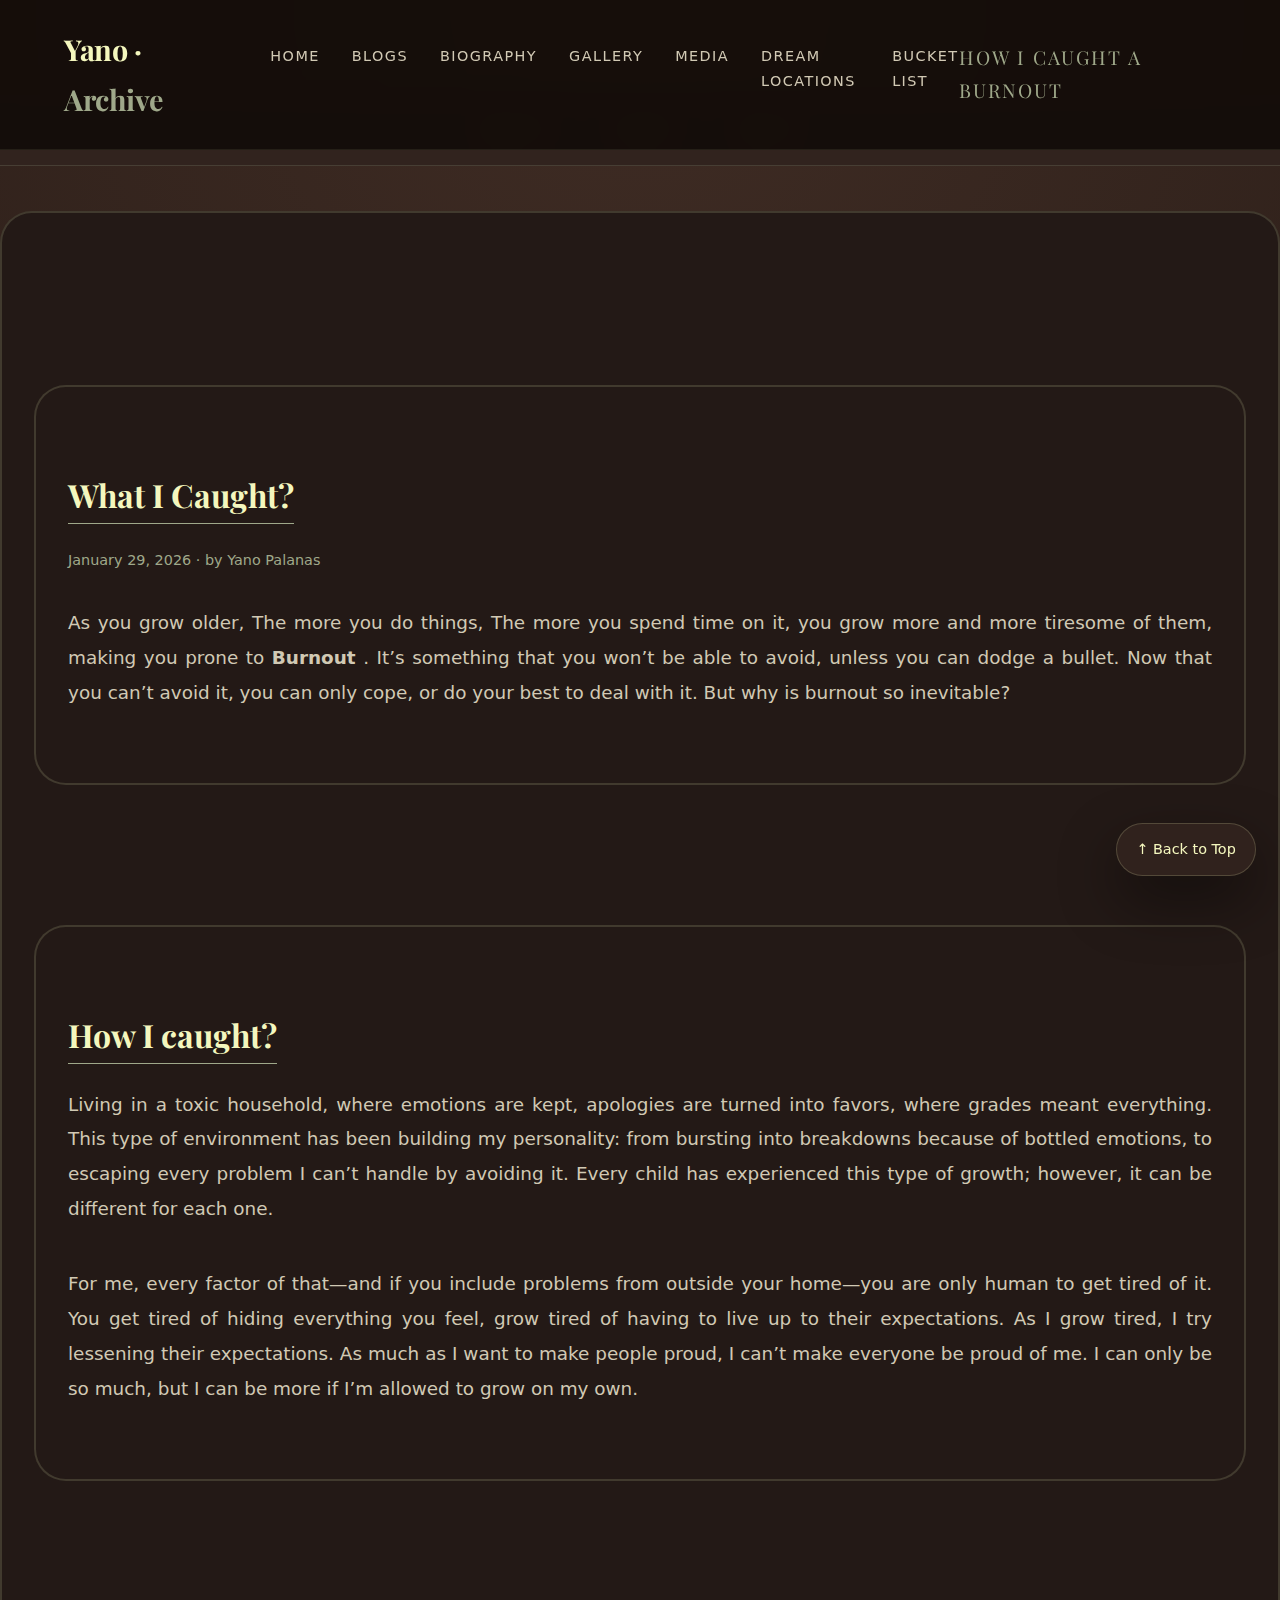
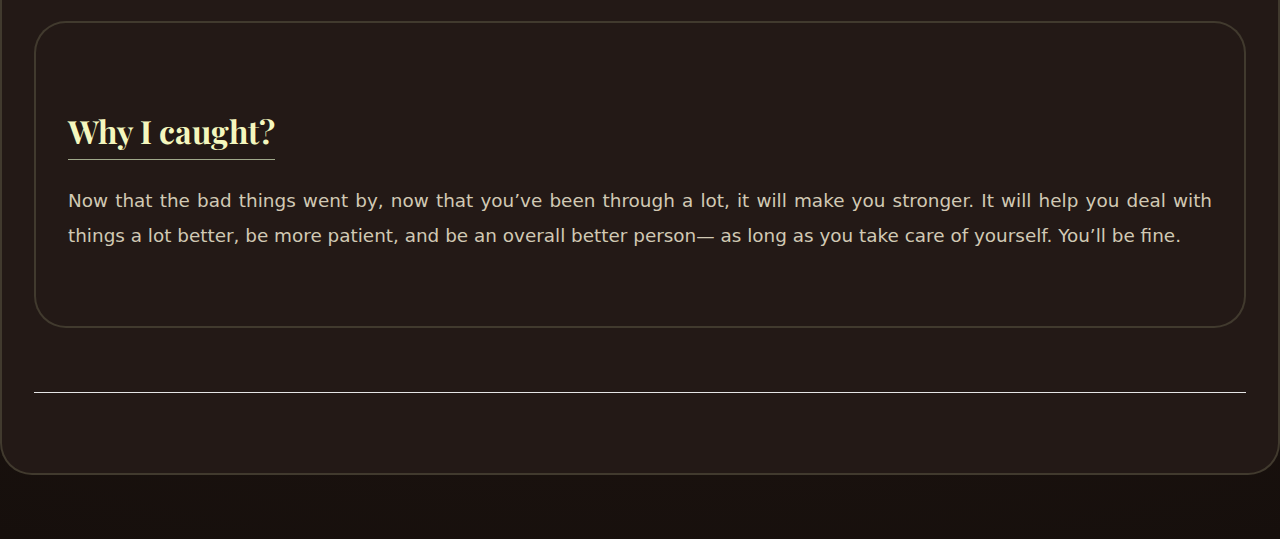
<file: BLOGS/Blog2.html>
<!DOCTYPE html>
<html lang="en">
<head>
  <meta charset="UTF-8">
  <meta name="viewport" content="width=device-width, initial-scale=1.0">
  <title>How I caught a burnout · Yano Archive</title>
  <link rel="stylesheet" href="../style.css" />
  <link href="https://fonts.googleapis.com/css2?family=EB+Garamond:wght@400;500;600&family=Playfair+Display:ital,wght@0,400;0,700;1,400&display=swap" rel="stylesheet"></head>
<body>

  <header class="site-header">
    <div class="nav-group">
      <div class="logo">Yano · <span>Archive</span></div>
      <nav class="nav">
        <a href="../index.html">Home</a>
        <a href="../BLOGS/blogs.html">Blogs</a>
        <a href="../BLOGS/Biography.html">Biography</a>

        <a href="PHOTO GALLERY/dump.html">Gallery</a>
        <a href="../MEDIA/media.html">Media</a>
        <a href="../DREAM/map.html">Dream Locations</a>
        <a href="../DREAM/bucketlist.html">Bucket List</a>
      </nav>
    </div>

    <div class="bio-title-nav">
      How I caught a burnout
    </div>
  </header>

  <nav class="bio-toc">
    <a href="#intro">What?</a> <span>*</span>
    <a href="#body">How?</a> <span>*</span>
    <a href="#conc">Why?</a>
  </nav>

  <main class="bio-page">
    <div class="bio-content">
      
      <article id="intro" class="post">
        <h2 class="bio-section-heading">What I Caught? </h2>
        <p class="post-meta" style="color: var(--accent); margin-bottom: 2rem; font-size: 0.9rem;">
          January 29, 2026 · by Yano Palanas
        </p>
        <p class="bio">
          As you grow older, The more you do things, The more you spend time on it, you grow more and more tiresome of them, making you prone to <strong>Burnout</strong> .
          It’s something that you won’t be able to avoid, unless you can dodge a bullet.
          Now that you can’t avoid it, you can only cope, or do your best to deal with it.
          But why is burnout so inevitable?
        </p>
      </article>

      <article id="body" class="post">
        <h2 class="bio-section-heading">How I caught?</h2>
        <p class="bio">
          Living in a toxic household, where emotions are kept, apologies are turned into favors,
          where grades meant everything. This type of environment has been building my personality:
          from bursting into breakdowns because of bottled emotions, to escaping every problem I can’t
          handle by avoiding it. Every child has experienced this type of growth; however, it can be
          different for each one.
        </p>
        <p class="bio">
          For me, every factor of that—and if you include problems from outside your home—you are only
          human to get tired of it. You get tired of hiding everything you feel, grow tired of having to
          live up to their expectations. As I grow tired, I try lessening their expectations.
          As much as I want to make people proud, I can’t make everyone be proud of me. I can only be so
          much, but I can be more if I’m allowed to grow on my own.
        </p>
      </article>

      <article id="conc" class="post">
        <h2 class="bio-section-heading">Why I caught?</h2>
        <p  class="bio">
          Now that the bad things went by, now that you’ve been through a lot, it will make you stronger.
          It will help you deal with things a lot better, be more patient, and be an overall better person—
          as long as you take care of yourself. You’ll be fine.
        </p>
      </article>

      <hr style="margin: 48px 0; border: none; border-top: 1px solid #e5e5e5;" />
    </div>
  </main>

  <a href="#top" class="back-to-top">↑ Back to Top</a>

</body>
</html>
</file>
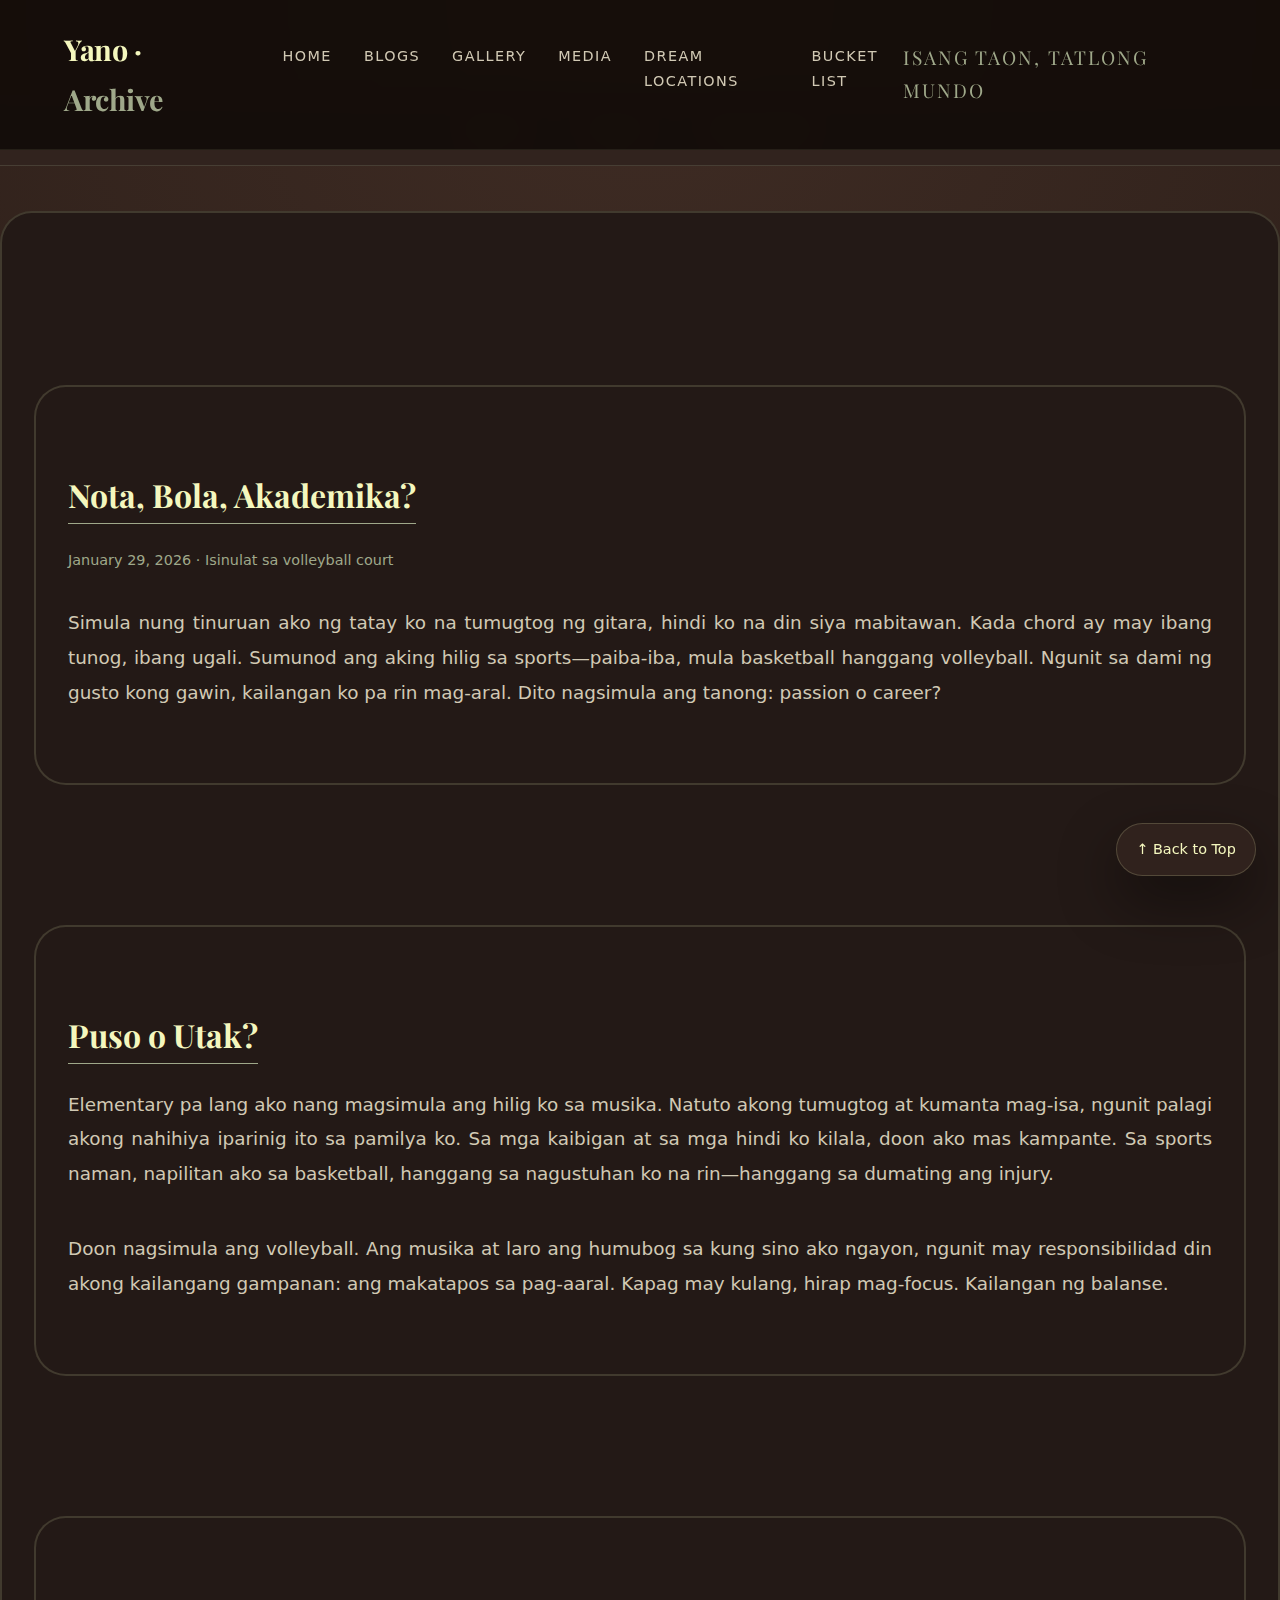
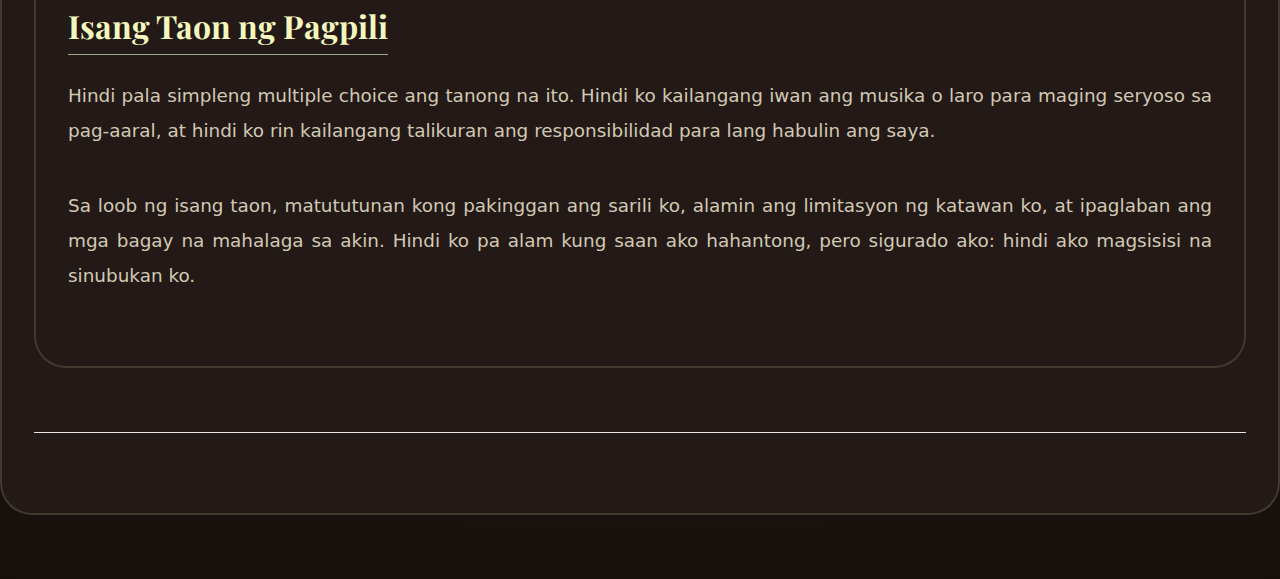
<file: BLOGS/Blog3.html>
<!DOCTYPE html>
<html lang="en">
<head>
  <meta charset="UTF-8">
  <meta name="viewport" content="width=device-width, initial-scale=1.0">
  <title>Isang Taon, Tatlong Mundo · Yano Archive</title>
  <link rel="stylesheet" href="../style.css" />
  <link href="https://fonts.googleapis.com/css2?family=EB+Garamond:wght@400;500;600&family=Playfair+Display:ital,wght@0,400;0,700;1,400&display=swap" rel="stylesheet"></head>
<body>

  <header class="site-header">
    <div class="nav-group">
      <div class="logo">Yano · <span>Archive</span></div>
      <nav class="nav">
        <a href="../index.html">Home</a>
        <a href="../BLOGS/blogs.html">Blogs</a>
        <a href="PHOTO GALLERY/dump.html">Gallery</a>
        <a href="../MEDIA/media.html">Media</a>
        <a href="../DREAM/map.html">Dream Locations</a>
        <a href="../DREAM/bucketlist.html">Bucket List</a>
      </nav>
    </div>

    <div class="bio-title-nav">
      Isang Taon, Tatlong Mundo
    </div>
  </header>

  <nav class="bio-toc">
    <a href="#intro">Nota</a> <span>*</span>
    <a href="#body">Puso</a> <span>*</span>
    <a href="#conc">Pagsubok</a>
  </nav>

  <main class="bio-page">
    <div class="bio-content">
      
      <article id="intro" class="post">
        <h2 class="bio-section-heading">Nota, Bola, Akademika?</h2>
        <p class="post-meta" style="color: var(--accent); margin-bottom: 2rem; font-size: 0.9rem;">
          January 29, 2026 · Isinulat sa volleyball court
        </p>
        <p class="bio">
          Simula nung tinuruan ako ng tatay ko na tumugtog ng gitara, hindi ko na din siya mabitawan.
          Kada chord ay may ibang tunog, ibang ugali. Sumunod ang aking hilig sa sports—paiba-iba,
          mula basketball hanggang volleyball. Ngunit sa dami ng gusto kong gawin, kailangan ko pa rin
          mag-aral. Dito nagsimula ang tanong: passion o career?
        </p>
      </article>

      <article id="body" class="post">
        <h2 class="bio-section-heading">Puso o Utak?</h2>
        <p class="bio">
          Elementary pa lang ako nang magsimula ang hilig ko sa musika. Natuto akong tumugtog at
          kumanta mag-isa, ngunit palagi akong nahihiya iparinig ito sa pamilya ko. Sa mga kaibigan
          at sa mga hindi ko kilala, doon ako mas kampante. Sa sports naman, napilitan ako sa
          basketball, hanggang sa nagustuhan ko na rin—hanggang sa dumating ang injury.
        </p>
        <p class="bio">
          Doon nagsimula ang volleyball. Ang musika at laro ang humubog sa kung sino ako ngayon,
          ngunit may responsibilidad din akong kailangang gampanan: ang makatapos sa pag-aaral.
          Kapag may kulang, hirap mag-focus. Kailangan ng balanse.
        </p>
      </article>

      <article id="conc" class="post">
        <h2 class="bio-section-heading">Isang Taon ng Pagpili</h2>
        <p class="bio">
          Hindi pala simpleng multiple choice ang tanong na ito. Hindi ko kailangang iwan ang musika
          o laro para maging seryoso sa pag-aaral, at hindi ko rin kailangang talikuran ang
          responsibilidad para lang habulin ang saya.
        </p>
        <p class="bio">
          Sa loob ng isang taon, matututunan kong pakinggan ang sarili ko, alamin ang limitasyon ng
          katawan ko, at ipaglaban ang mga bagay na mahalaga sa akin. Hindi ko pa alam kung saan
          ako hahantong, pero sigurado ako: hindi ako magsisisi na sinubukan ko.
        </p>
      </article>

      <hr style="margin: 48px 0; border: none; border-top: 1px solid #e5e5e5;" />

    </div>
  </main>

  <a href="#top" class="back-to-top">↑ Back to Top</a>

</body>
</html>
</file>
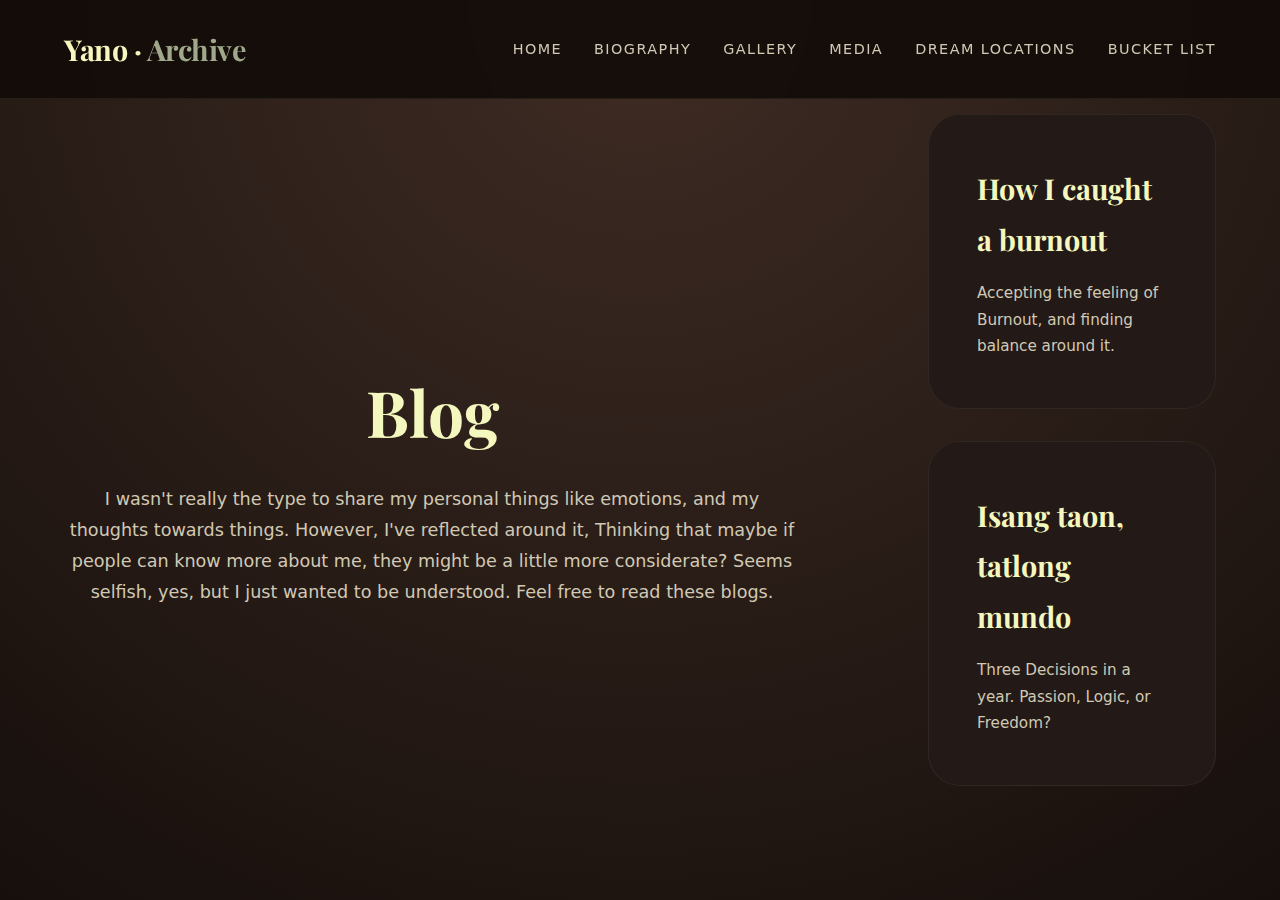
<file: BLOGS/blogs.html>
<!DOCTYPE html>
<html lang="en">
<head>
  <meta charset="UTF-8">
  <meta name="viewport" content="width=device-width, initial-scale=1.0">
  <title>Blog Archive · Yano Archive</title>
  <link rel="stylesheet" href="../style.css" />
  <link href="https://fonts.googleapis.com/css2?family=EB+Garamond:wght@400;500;600&family=Playfair+Display:ital,wght@0,400;0,700;1,400&display=swap" rel="stylesheet"></head>
<body>

    <header class="site-header">
        <div class="logo">Yano · <span>Archive</span></div>
        <nav class="nav">
          <a href="../index.html">Home</a>
          <a href="Biography.html">Biography</a>
          <a href="PHOTO GALLERY/dump.html">Gallery</a>
          <a href="../MEDIA/media.html">Media</a>
          <a href="../DREAM/map.html">Dream Locations</a>
          <a href="../DREAM/bucketlist.html">Bucket List</a>

        </nav>
      </header>

  <main class="blog-page">
    <section class="blog-hero">
      <h1>Blog</h1>
      <p>I wasn't really the type to share my personal things like emotions, and my thoughts towards things. However, I've reflected around it, Thinking that maybe if people can know more about me, they might be a little more considerate? Seems selfish, yes, but I just wanted to be understood. Feel free to read these blogs.</p>
    </section>

    <div class="blog-grid">
      <a href="Blog2.html" class="blog-card">
        <h3>How I caught a burnout</h3>
        <p>Accepting the feeling of Burnout, and finding balance around it.</p>
      </a>

      <a href="Blog3.html" class="blog-card">
        <h3>Isang taon, tatlong mundo</h3>
        <p>Three Decisions in a year. Passion, Logic, or Freedom?</p>
      </a>
    </div>
  </main>

</body>
</html>
</file>
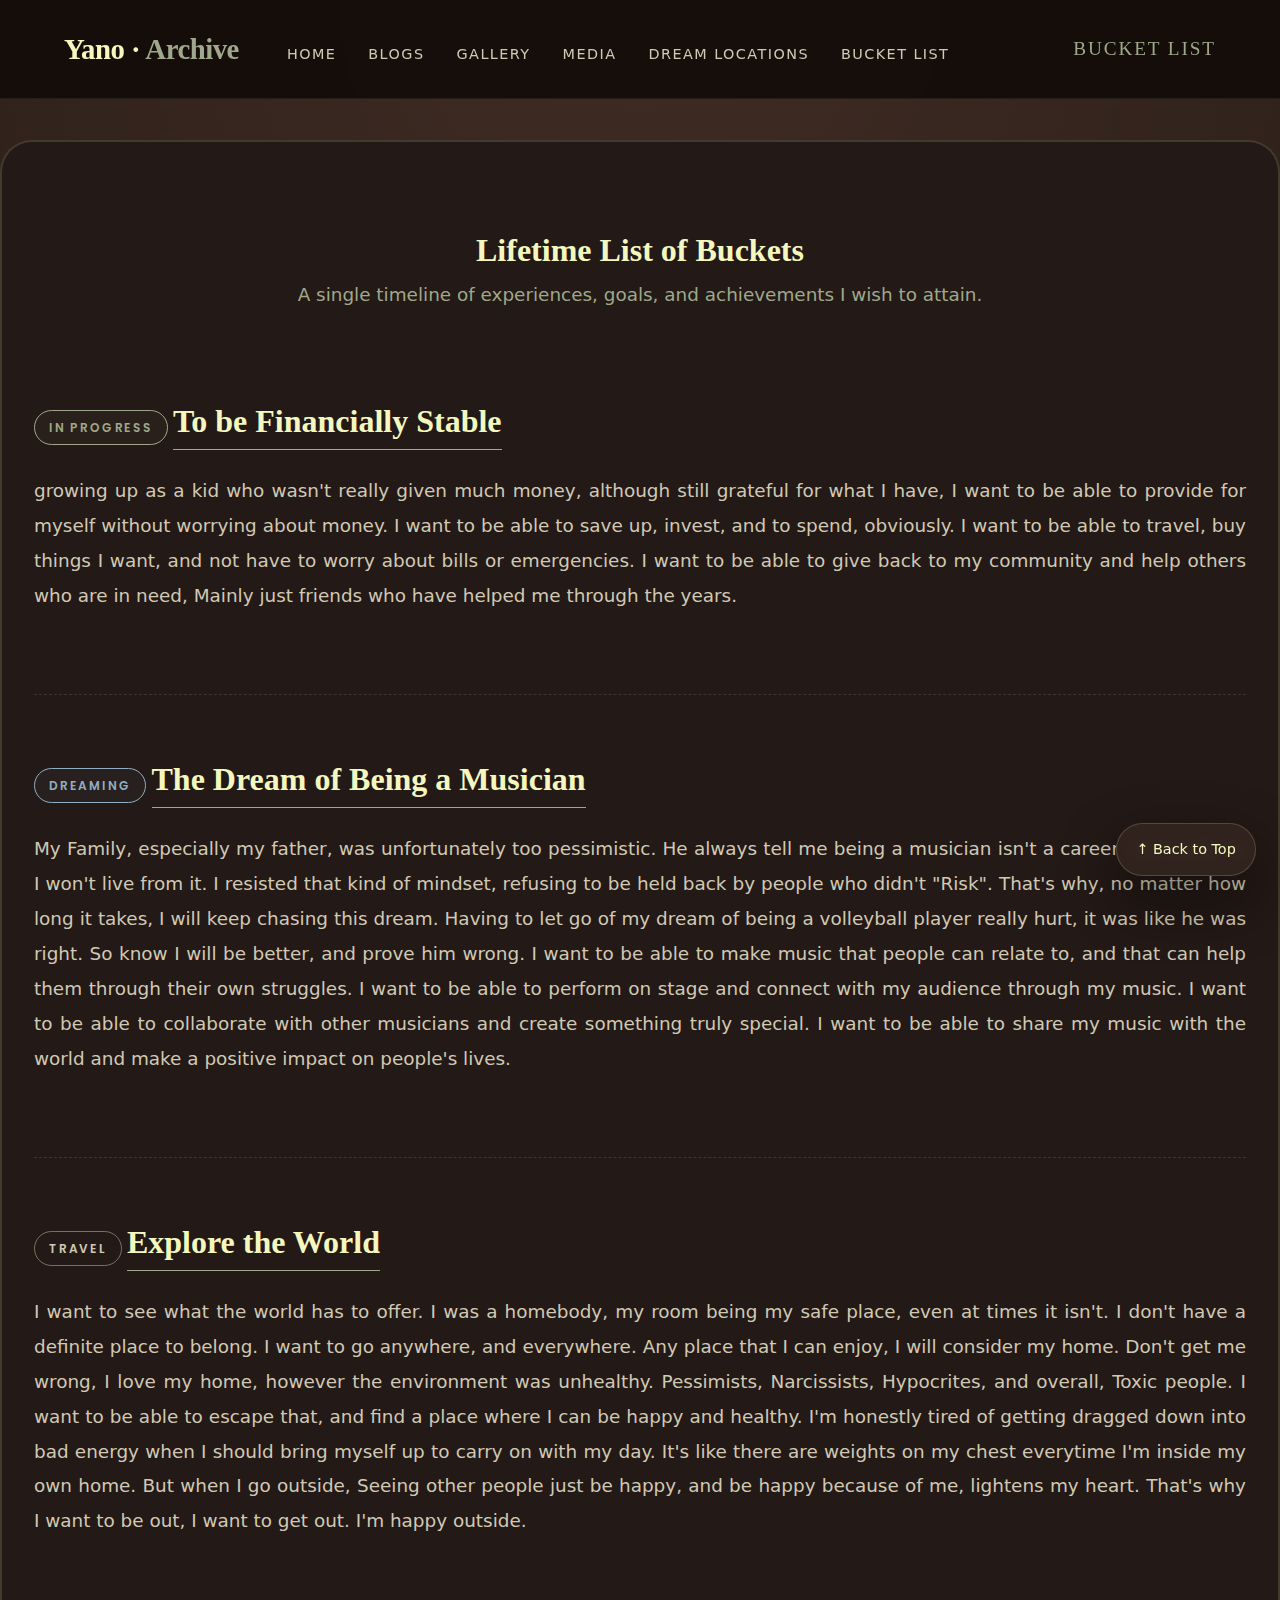
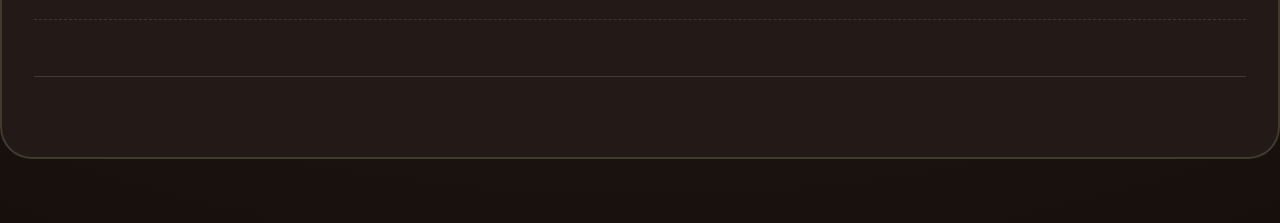
<file: DREAM/bucketlist.html>
<!DOCTYPE html>
<html lang="en">
<head>
  <meta charset="UTF-8">
  <meta name="viewport" content="width=device-width, initial-scale=1.0">
  <title>Bucket List · Yano Archive</title>
  
  <link rel="stylesheet" href="../style.css" />
  <link rel="stylesheet" href="bucketlist.css" />
  
  <link href="https://fonts.googleapis.com/css2?family=Lora:wght@700&family=Poppins:wght@400;500;600&display=swap" rel="stylesheet">
</head>
<body>

  <header class="site-header">
    <div class="nav-group">
      <a href="../index.html" class="logo">Yano · <span>Archive</span></a>
      <nav class="nav">
        <a href="../index.html">Home</a>
        <a href="../BLOGS/blogs.html">Blogs</a>
        <a href="../GALLERY/dump.html">Gallery</a>
        <a href="../MEDIA/media.html">Media</a>
        <a href="map.html">Dream Locations</a>
        <a href="bucketlist.html">Bucket List</a>
      </nav>
    </div>

    <div class="bio-title-nav">
      Bucket List
    </div>
  </header>

  <main class="bio-page">
    <div class="bio-content">
      
      <div style="text-align: center; margin-bottom: 5rem;">
        <h1 class="bio-section-heading" style="border: none; margin-bottom: 0;">Lifetime List of Buckets</h1>
        <p class="bio" style="text-align: center; color: var(--accent);">A single timeline of experiences, goals, and achievements I wish to attain.</p>
      </div>

      <article class="bucket-item">
        <span class="status-badge status-progress">In Progress</span>
        <h2 class="bio-section-heading" style="margin-top: 0;">To be Financially Stable</h2>
        <p class="bio">
          growing up as a kid who wasn't really given much money, although still grateful for what I have, I want to be able to provide for myself without worrying about money. I want to be able to save up, invest, and to spend, obviously. I want to be able to travel, buy things I want, and not have to worry about bills or emergencies. I want to be able to give back to my community and help others who are in need, Mainly just friends who have helped me through the years.
        </p>
      </article>

      <article class="bucket-item">
        <span class="status-badge status-dreaming">Dreaming</span>
        <h2 class="bio-section-heading" style="margin-top: 0;">The Dream of Being a Musician</h2>
        <p class="bio">
          My Family, especially my father, was unfortunately too pessimistic. He always tell me being a musician isn't a career, not a job, so I won't live from it. I resisted that kind of mindset, refusing to be held back by people who didn't "Risk". That's why, no matter how long it takes, I will keep chasing this dream. Having to let go of my dream of being a volleyball player really hurt, it was like he was right. So know I will be better, and prove him wrong. I want to be able to make music that people can relate to, and that can help them through their own struggles. I want to be able to perform on stage and connect with my audience through my music. I want to be able to collaborate with other musicians and create something truly special. I want to be able to share my music with the world and make a positive impact on people's lives.
        </p>
      </article>

      <article class="bucket-item">
        <span class="status-badge status-pending">Travel</span>
        <h2 class="bio-section-heading" style="margin-top: 0;">Explore the World</h2>
        <p class="bio">
          I want to see what the world has to offer. I was a homebody, my room being my safe place, even at times it isn't. I don't have a definite place to belong. I want to go anywhere, and everywhere. Any place that I can enjoy, I will consider my home. Don't get me wrong, I love my home, however the environment was unhealthy. Pessimists, Narcissists, Hypocrites, and overall, Toxic people. I want to be able to escape that, and find a place where I can be happy and healthy. I'm honestly tired of getting dragged down into bad energy when I should bring myself up to carry on with my day. It's like there are weights on my chest everytime I'm inside my own home. But when I go outside, Seeing other people just be happy, and be happy because of me, lightens my heart. That's why I want to be out, I want to get out. I'm happy outside.
        </p>
      </article>

      <hr style="margin: 48px 0; border: none; border-top: 1px solid rgba(244, 247, 190, 0.15);" />



    </div>
  </main>

  <a href="#top" class="back-to-top">↑ Back to Top</a>

</body>
</html>
</file>
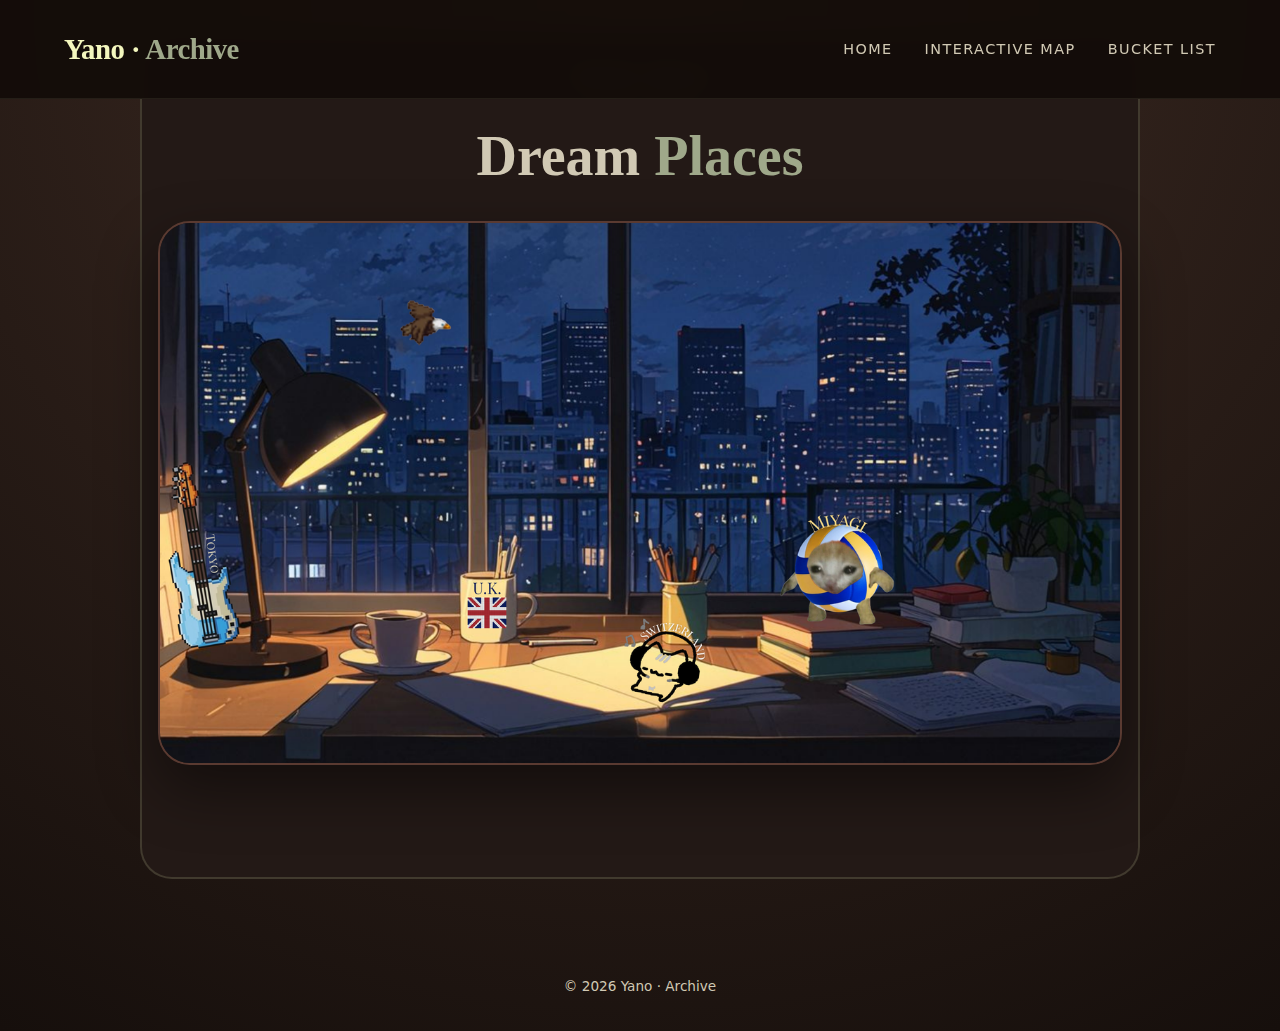
<file: DREAM/map.html>
<!DOCTYPE html>
<html lang="en">
<head>
  <meta charset="UTF-8">
  <meta name="viewport" content="width=device-width, initial-scale=1.0">
  <title>Yano · Dream Explorer</title>
  <link rel="stylesheet" href="../style.css">
  <link rel="stylesheet" href="dream-page.css">
  <style>
    area { cursor: pointer; }
    .interactive-collage {display: block; }
  </style>
</head>
<body>

  <header class="site-header">
    <div class="logo">Yano · <span>Archive</span></div>
    <nav class="nav">
      <a href="../index.html">Home</a>
      <a href="#dream-map">Interactive Map</a>
      <a href="bucketlist.html">Bucket List</a>
    </nav>
  </header>

  <main>
    <section class="post">
      <div class="post-label">Travel Goals</div>
      <h1 class="post-title">Dream <span>Places</span></h1>
      
      <div class="map-container" id="dream-map">
        <img src="map.png" usemap="#dreammap" class="interactive-collage">
        
        <map name="dreammap">
          <area shape="poly" coords="243,143, 276,143, 303,181, 287,218, 252,217, 237,185" href="place1.html" alt="USA" title="New York City, USA">
          <area shape="poly" coords="10,480, 35,480, 45,610, 80,635, 80,750, 20,780, 5,730" href="place2.html" alt="Japan" title="Tokyo, Japan">
          <area shape="poly" coords="316,688, 363,688, 363,732, 316,732" href="place3.html" alt="United Kingdom" title="United Kingdom">
          <area shape="poly" coords="485,745, 555,745, 560,815, 525,845, 480,820" href="place4.html" alt="Switzerland" title="Mittelland, Switzerland">
          <area shape="poly" coords="660,540, 750,540, 785,620, 765,700, 680,725, 640,650" href="place5.html" alt="Sendai Gymnasium" title="Miyagi, Japan">
        </map>
      </div>
    </section>
  </main>

  <footer class="site-footer">
    <p>&copy; 2026 Yano · Archive</p>
  </footer>
</body>
</html>
</file>
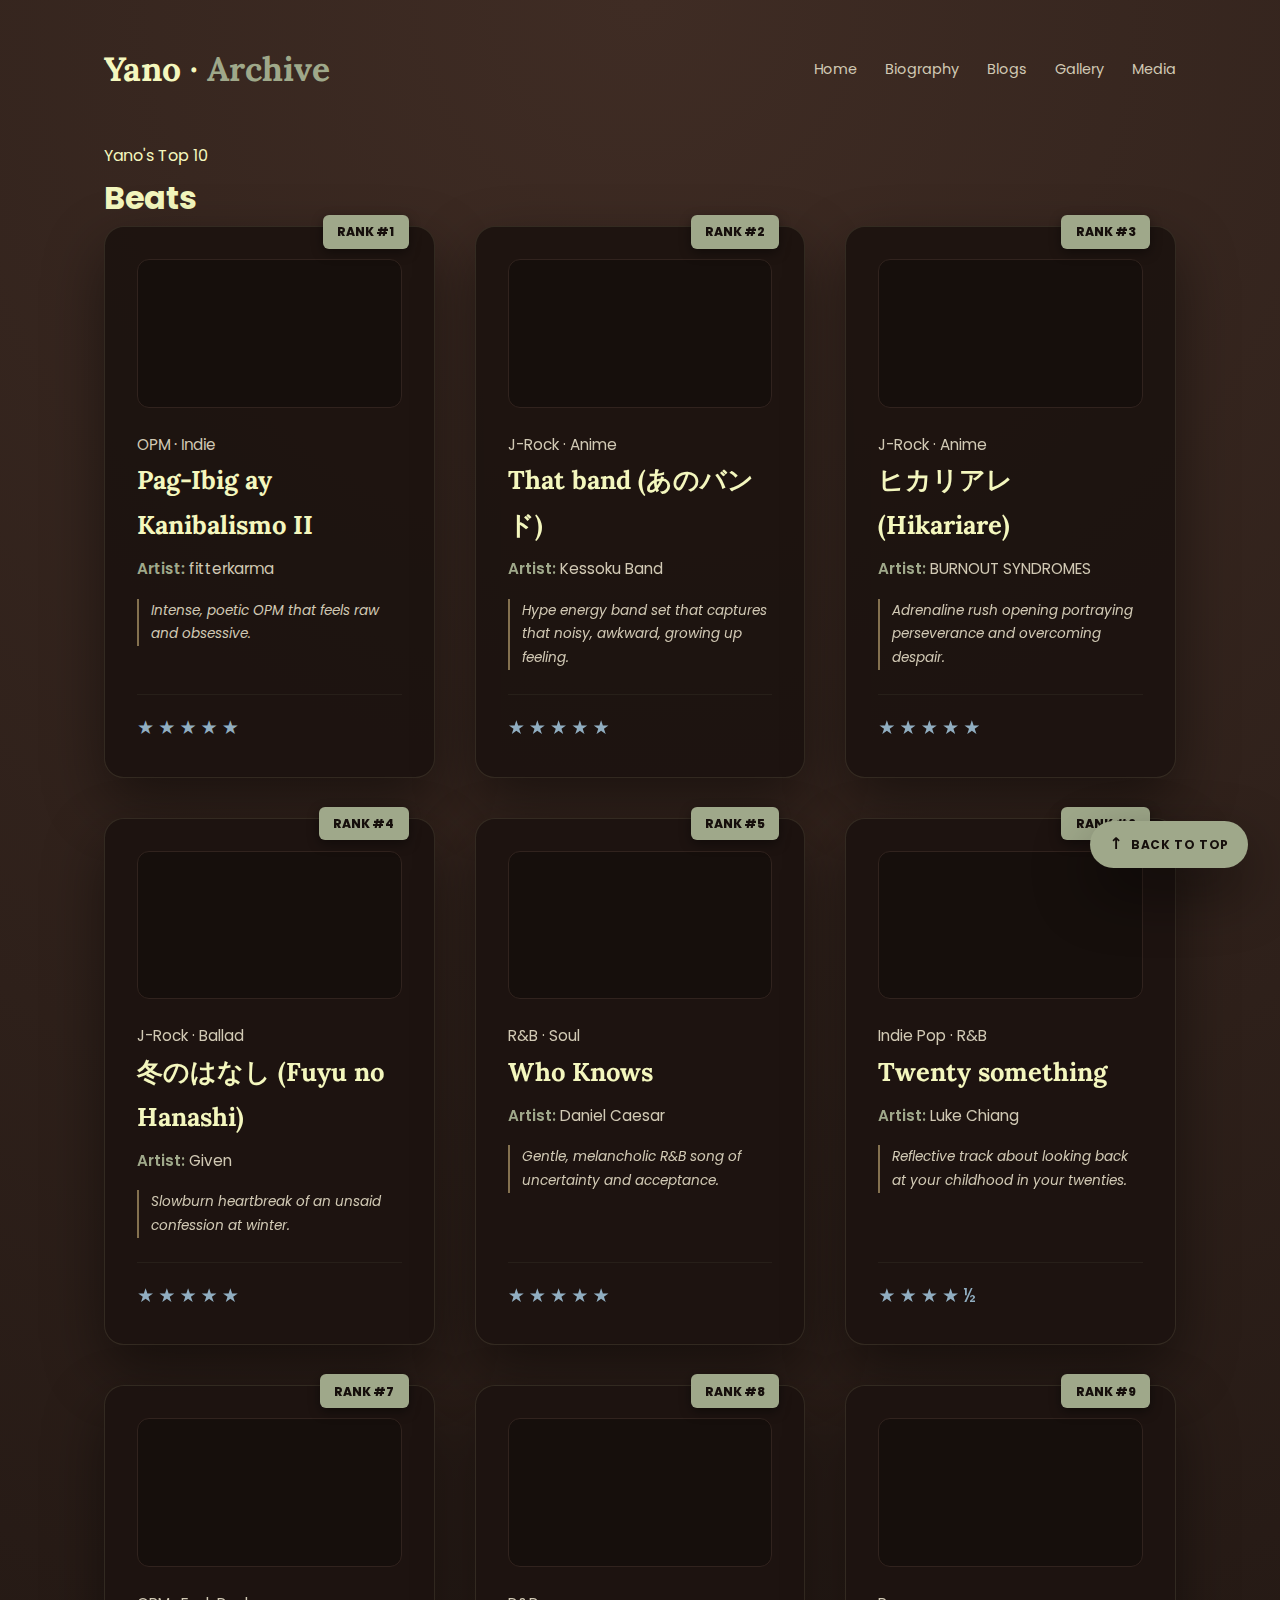
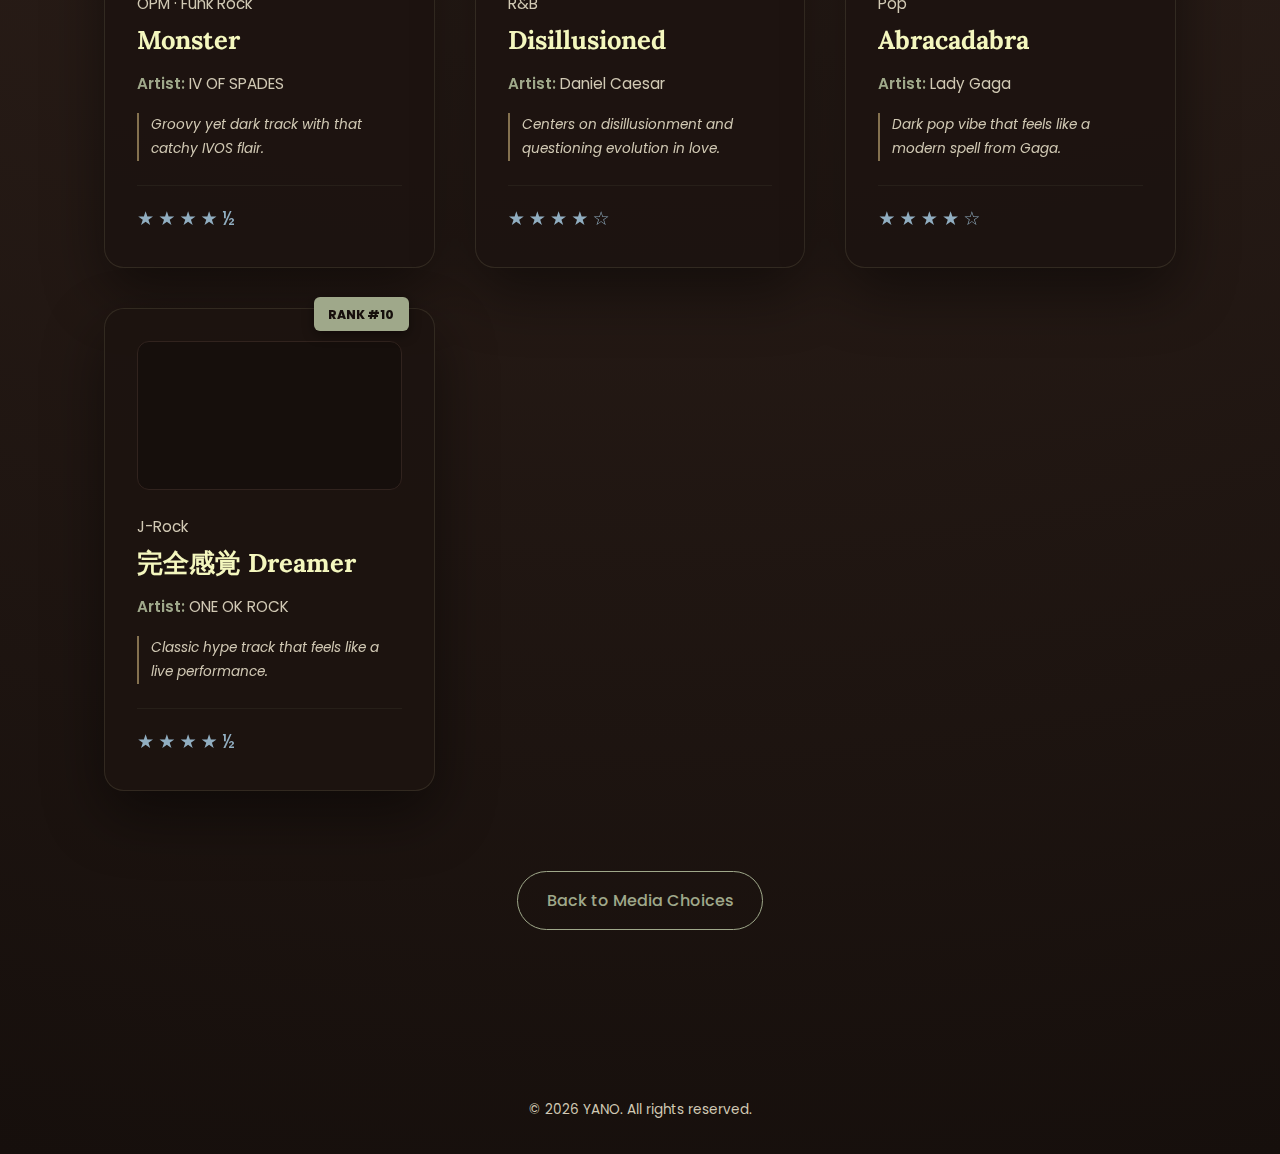
<file: MEDIA/beats.html>
<!DOCTYPE html>
<html lang="en">
<head>
    <meta charset="UTF-8">
    <meta name="viewport" content="width=device-width, initial-scale=1.0">
    <title>BEATS · YANO</title>
    <link rel="stylesheet" href="media.css">
    <link href="https://fonts.googleapis.com/css2?family=Lora:ital,wght@0,400..700;1,400..700&family=Poppins:wght@300;400;600&display=swap" rel="stylesheet">
</head>

<body id="top">

    <header class="site-header">
        <div class="logo">Yano · <span>Archive</span></div>
        <nav class="nav">
            <a href="https://yano-static.github.io/Landing-Page/index.html">Home</a>
            <a href="https://yano-static.github.io/Landing-Page/BLOGS/Biography.html">Biography</a>
            <a href="https://yano-static.github.io/Landing-Page/index.html#blogs">Blogs</a>
            <a href="https://yano-static.github.io/Landing-Page/BLOGS/PHOTO%20GALLERY/dump.html">Gallery</a>
            <a href="https://yano-static.github.io/Landing-Page/MEDIA/media.html">Media</a>
        </nav>
    </header>

    <main class="media-container">
        
        <section class="category-hero">
            <p class="eyebrow">Yano's Top 10</p>
            <h1 class="huge-title">Beats</h1>
            <div class="header-line"></div>
        </section>

        <div class="media-grid">
            <article class="media-card">
                <span class="media-rank">RANK #1</span>
                <div class="media-visual">
                    <iframe src="https://open.spotify.com/embed/track/410fyfFghBsxNu45LiNJ24?utm_source=generator" width="100%" height="152" frameBorder="0" allow="autoplay; clipboard-write; encrypted-media; fullscreen; picture-in-picture" loading="lazy"></iframe>
                </div>
                <div class="media-details">
                    <div class="blog-tag">OPM · Indie</div>
                    <h3>Pag-Ibig ay Kanibalismo II</h3>
                    <p><strong>Artist:</strong> fitterkarma</p>
                    <span class="synopsis">Intense, poetic OPM that feels raw and obsessive.</span>
                </div>
                <div class="media-rating">★★★★★</div>
            </article>

            <article class="media-card">
                <span class="media-rank">RANK #2</span>
                <div class="media-visual">
                    <iframe src="https://open.spotify.com/embed/track/6wvTBMe3zZBv4W3OlpPGbS?utm_source=generator" width="100%" height="152" frameBorder="0" allow="autoplay; clipboard-write; encrypted-media; fullscreen; picture-in-picture" loading="lazy"></iframe>
                </div>
                <div class="media-details">
                    <div class="blog-tag">J-Rock · Anime</div>
                    <h3>That band (あのバンド)</h3>
                    <p><strong>Artist:</strong> Kessoku Band</p>
                    <span class="synopsis">Hype energy band set that captures that noisy, awkward, growing up feeling.</span>
                </div>
                <div class="media-rating">★★★★★</div>
            </article>

            <article class="media-card">
                <span class="media-rank">RANK #3</span>
                <div class="media-visual">
                    <iframe src="https://open.spotify.com/embed/track/5WLaJoYalaASb9JB7Yk5U6?utm_source=generator" width="100%" height="152" frameBorder="0" allow="autoplay; clipboard-write; encrypted-media; fullscreen; picture-in-picture" loading="lazy"></iframe>
                </div>
                <div class="media-details">
                    <div class="blog-tag">J-Rock · Anime</div>
                    <h3>ヒカリアレ (Hikariare)</h3>
                    <p><strong>Artist:</strong> BURNOUT SYNDROMES</p>
                    <span class="synopsis">Adrenaline rush opening portraying perseverance and overcoming despair.</span>
                </div>
                <div class="media-rating">★★★★★</div>
            </article>

            <article class="media-card">
                <span class="media-rank">RANK #4</span>
                <div class="media-visual">
                    <iframe src="https://open.spotify.com/embed/track/3VrKkcEm7RYXBI9RLv7SL7?utm_source=generator" width="100%" height="152" frameBorder="0" allow="autoplay; clipboard-write; encrypted-media; fullscreen; picture-in-picture" loading="lazy"></iframe>
                </div>
                <div class="media-details">
                    <div class="blog-tag">J-Rock · Ballad</div>
                    <h3>冬のはなし (Fuyu no Hanashi)</h3>
                    <p><strong>Artist:</strong> Given</p>
                    <span class="synopsis">Slowburn heartbreak of an unsaid confession at winter.</span>
                </div>
                <div class="media-rating">★★★★★</div>
            </article>

            <article class="media-card">
                <span class="media-rank">RANK #5</span>
                <div class="media-visual">
                    <iframe src="https://open.spotify.com/embed/track/6DH13QYXK7lKkYHSU88N48?utm_source=generator" width="100%" height="152" frameBorder="0" allow="autoplay; clipboard-write; encrypted-media; fullscreen; picture-in-picture" loading="lazy"></iframe>
                </div>
                <div class="media-details">
                    <div class="blog-tag">R&B · Soul</div>
                    <h3>Who Knows</h3>
                    <p><strong>Artist:</strong> Daniel Caesar</p>
                    <span class="synopsis">Gentle, melancholic R&B song of uncertainty and acceptance.</span>
                </div>
                <div class="media-rating">★★★★★</div>
            </article>

            <article class="media-card">
                <span class="media-rank">RANK #6</span>
                <div class="media-visual">
                    <iframe src="https://open.spotify.com/embed/track/10pa4Scz1Q7ctkUYGqniQs?utm_source=generator" width="100%" height="152" frameBorder="0" allow="autoplay; clipboard-write; encrypted-media; fullscreen; picture-in-picture" loading="lazy"></iframe>
                </div>
                <div class="media-details">
                    <div class="blog-tag">Indie Pop · R&B</div>
                    <h3>Twenty something</h3>
                    <p><strong>Artist:</strong> Luke Chiang</p>
                    <span class="synopsis">Reflective track about looking back at your childhood in your twenties.</span>
                </div>
                <div class="media-rating">★★★★½</div>
            </article>

            <article class="media-card">
                <span class="media-rank">RANK #7</span>
                <div class="media-visual">
                    <iframe src="https://open.spotify.com/embed/track/2WXfwMREEeDXnuhLF7TLtp?utm_source=generator" width="100%" height="152" frameBorder="0" allow="autoplay; clipboard-write; encrypted-media; fullscreen; picture-in-picture" loading="lazy"></iframe>
                </div>
                <div class="media-details">
                    <div class="blog-tag">OPM · Funk Rock</div>
                    <h3>Monster</h3>
                    <p><strong>Artist:</strong> IV OF SPADES</p>
                    <span class="synopsis">Groovy yet dark track with that catchy IVOS flair.</span>
                </div>
                <div class="media-rating">★★★★½</div>
            </article>

            <article class="media-card">
                <span class="media-rank">RANK #8</span>
                <div class="media-visual">
                    <iframe src="https://open.spotify.com/embed/track/4YsnwsPURRSvprBHBY1BCd?utm_source=generator" width="100%" height="152" frameBorder="0" allow="autoplay; clipboard-write; encrypted-media; fullscreen; picture-in-picture" loading="lazy"></iframe>
                </div>
                <div class="media-details">
                    <div class="blog-tag">R&B</div>
                    <h3>Disillusioned</h3>
                    <p><strong>Artist:</strong> Daniel Caesar</p>
                    <span class="synopsis">Centers on disillusionment and questioning evolution in love.</span>
                </div>
                <div class="media-rating">★★★★☆</div>
            </article>

            <article class="media-card">
                <span class="media-rank">RANK #9</span>
                <div class="media-visual">
                    <iframe src="https://open.spotify.com/embed/episode/4isiaPzqpw8IeUSn6CoojZ?utm_source=generator" width="100%" height="152" frameBorder="0" allow="autoplay; clipboard-write; encrypted-media; fullscreen; picture-in-picture" loading="lazy"></iframe>
                </div>
                <div class="media-details">
                    <div class="blog-tag">Pop</div>
                    <h3>Abracadabra</h3>
                    <p><strong>Artist:</strong> Lady Gaga</p>
                    <span class="synopsis">Dark pop vibe that feels like a modern spell from Gaga.</span>
                </div>
                <div class="media-rating">★★★★☆</div>
            </article>

            <article class="media-card">
                <span class="media-rank">RANK #10</span>
                <div class="media-visual">
                    <iframe src="https://open.spotify.com/embed/track/30hzxa3MaRd2XXB6kXGlPh?utm_source=generator" width="100%" height="152" frameBorder="0" allow="autoplay; clipboard-write; encrypted-media; fullscreen; picture-in-picture" loading="lazy"></iframe>
                </div>
                <div class="media-details">
                    <div class="blog-tag">J-Rock</div>
                    <h3>完全感覚 Dreamer</h3>
                    <p><strong>Artist:</strong> ONE OK ROCK</p>
                    <span class="synopsis">Classic hype track that feels like a live performance.</span>
                </div>
                <div class="media-rating">★★★★½</div>
            </article>
        </div>

        <div style="text-align: center; margin: 5rem 0;">
            <a href="https://yano-static.github.io/Landing-Page/MEDIA/media.html" class="btn-secondary">Back to Media Choices</a>
        </div>

    </main>

    <a href="#top" class="float-btn">
        <span class="arrow">↑</span>
        <span>Back to Top</span>
    </a>

    <footer class="site-footer">
        <p>© 2026 YANO. All rights reserved.</p>
    </footer>

</body>
</html>
</file>
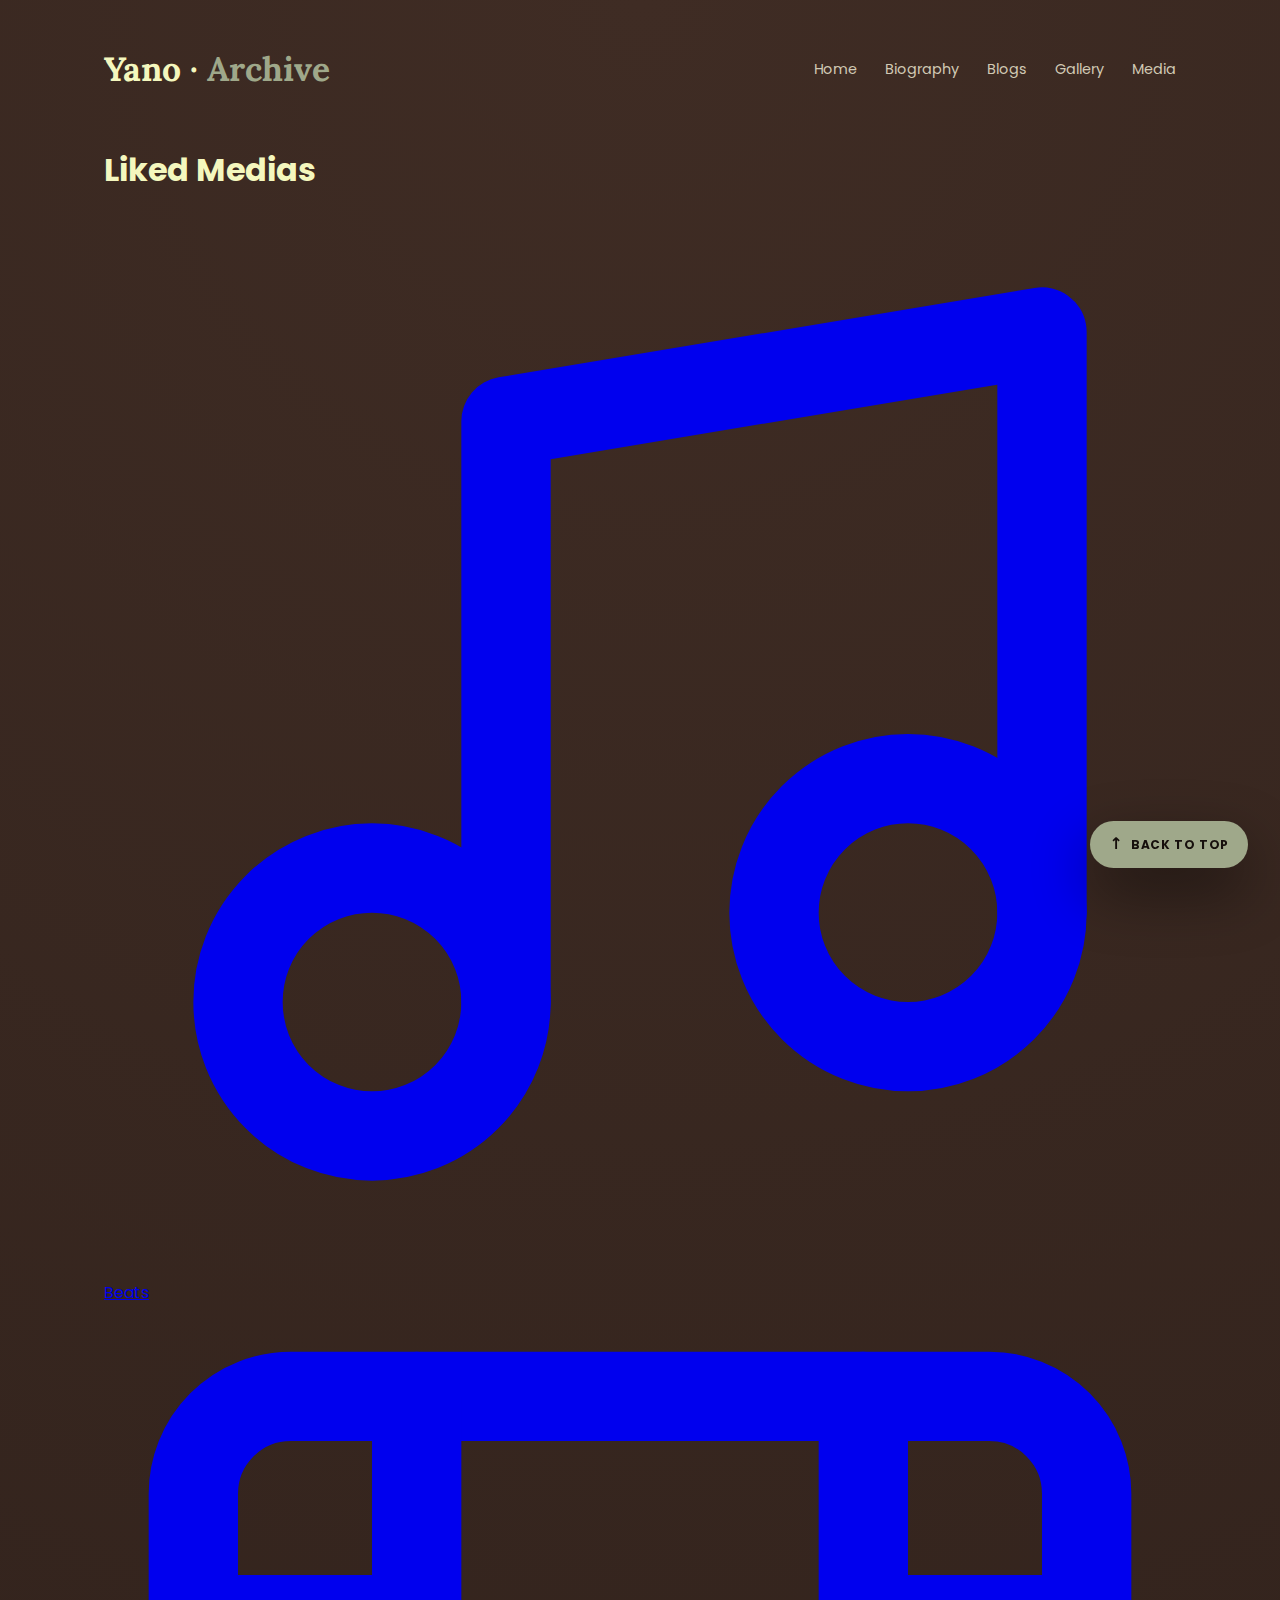
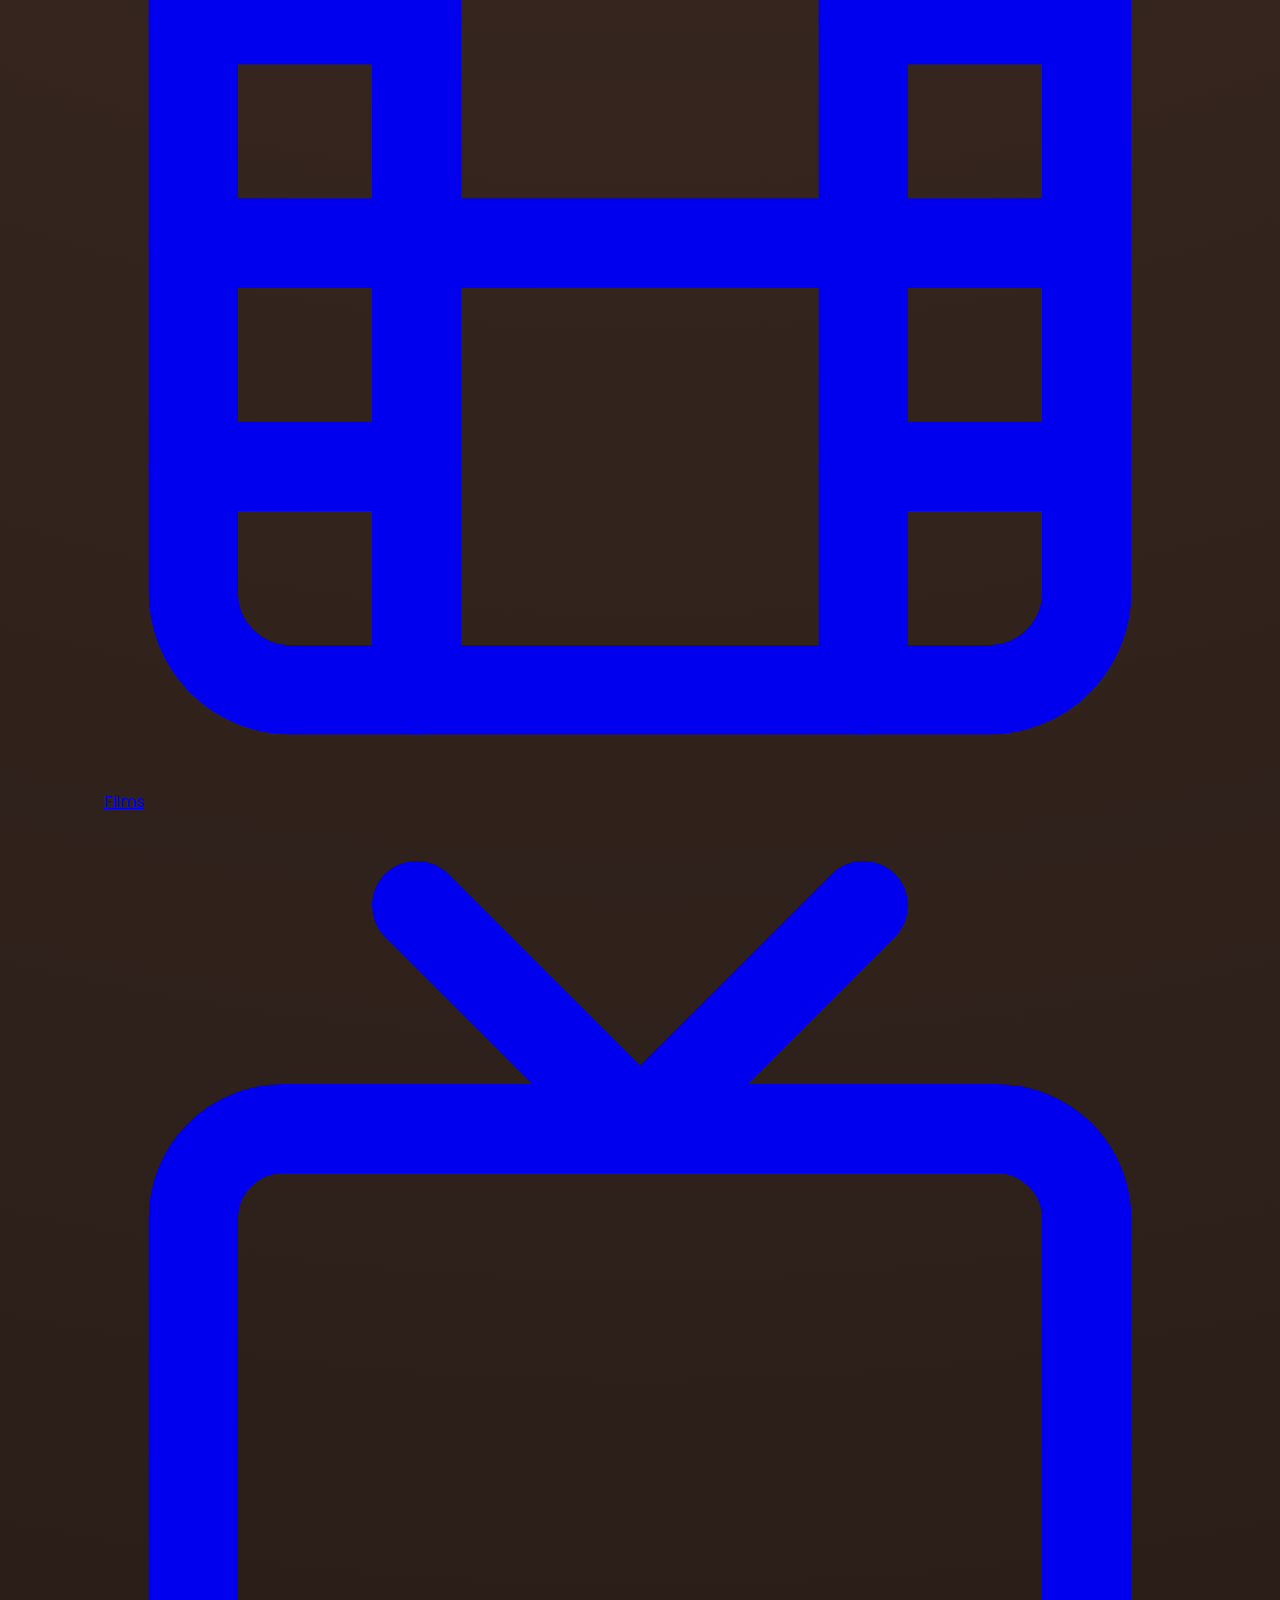
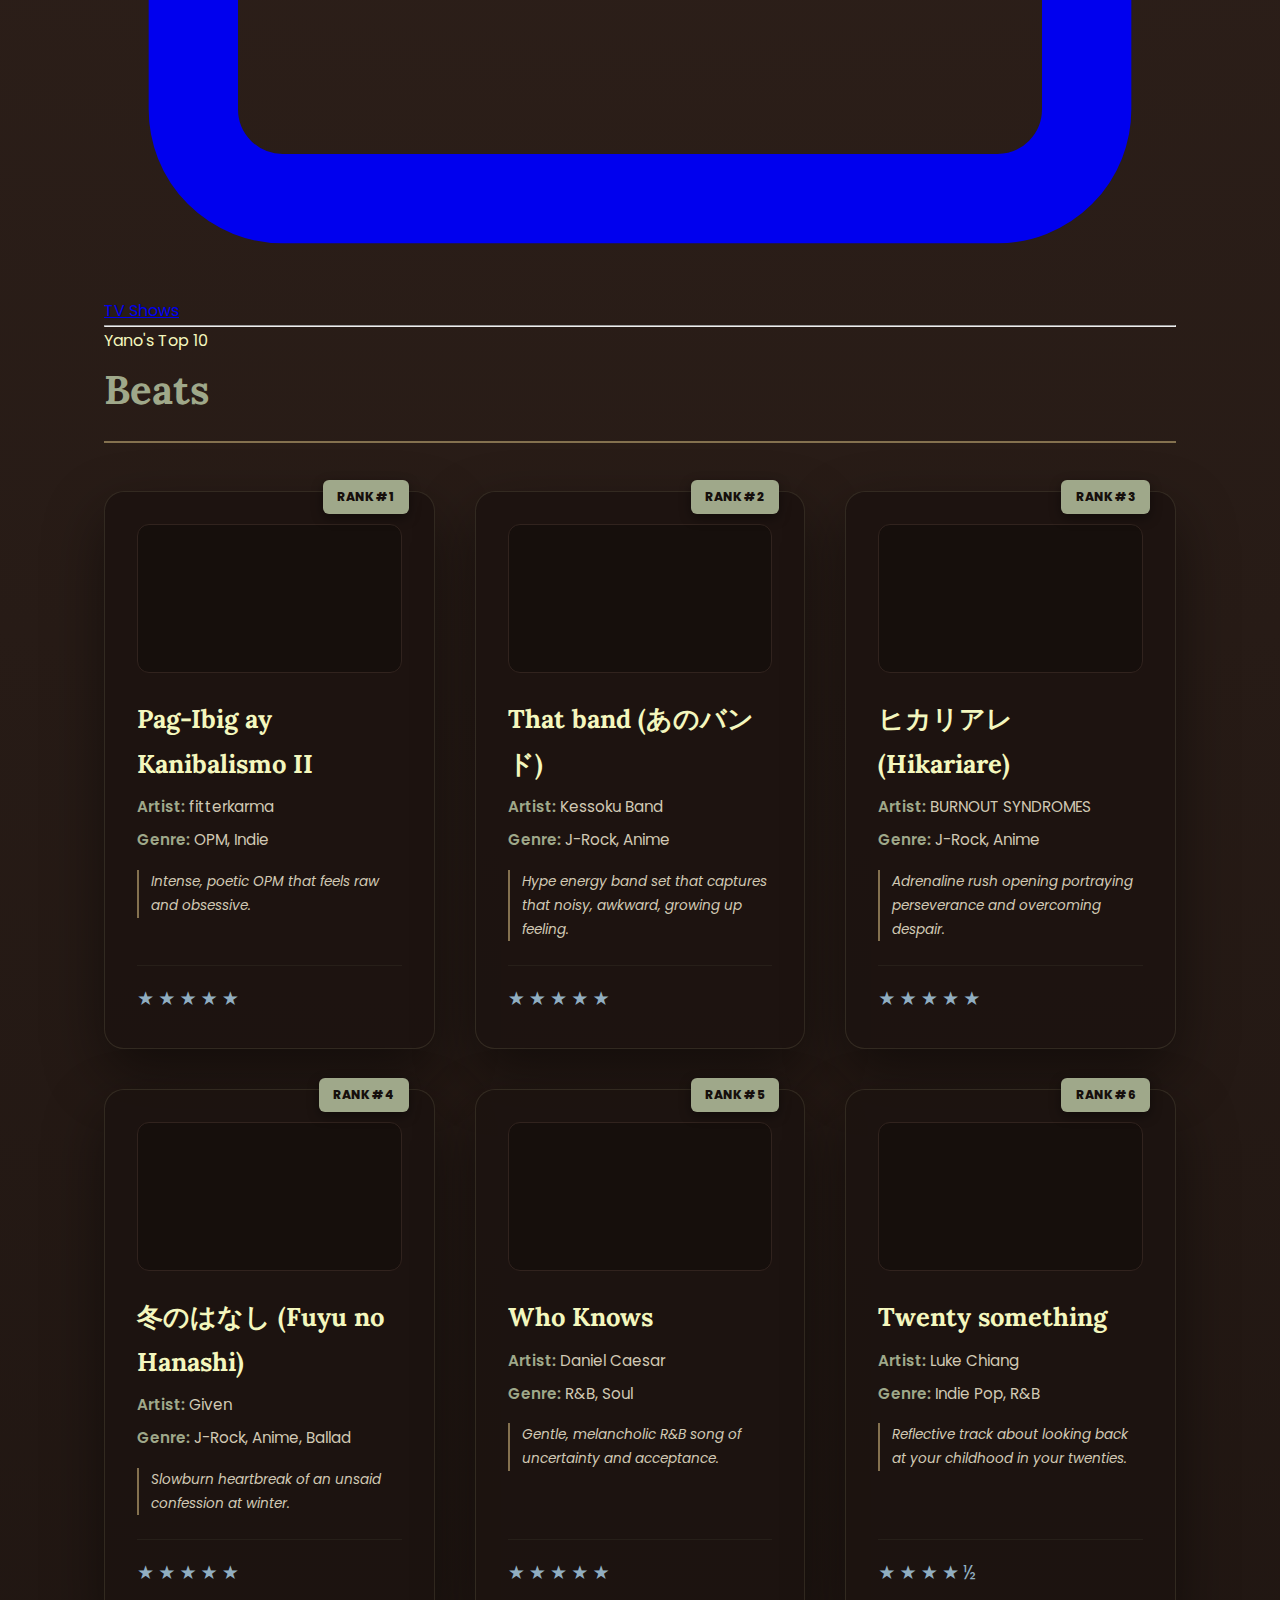
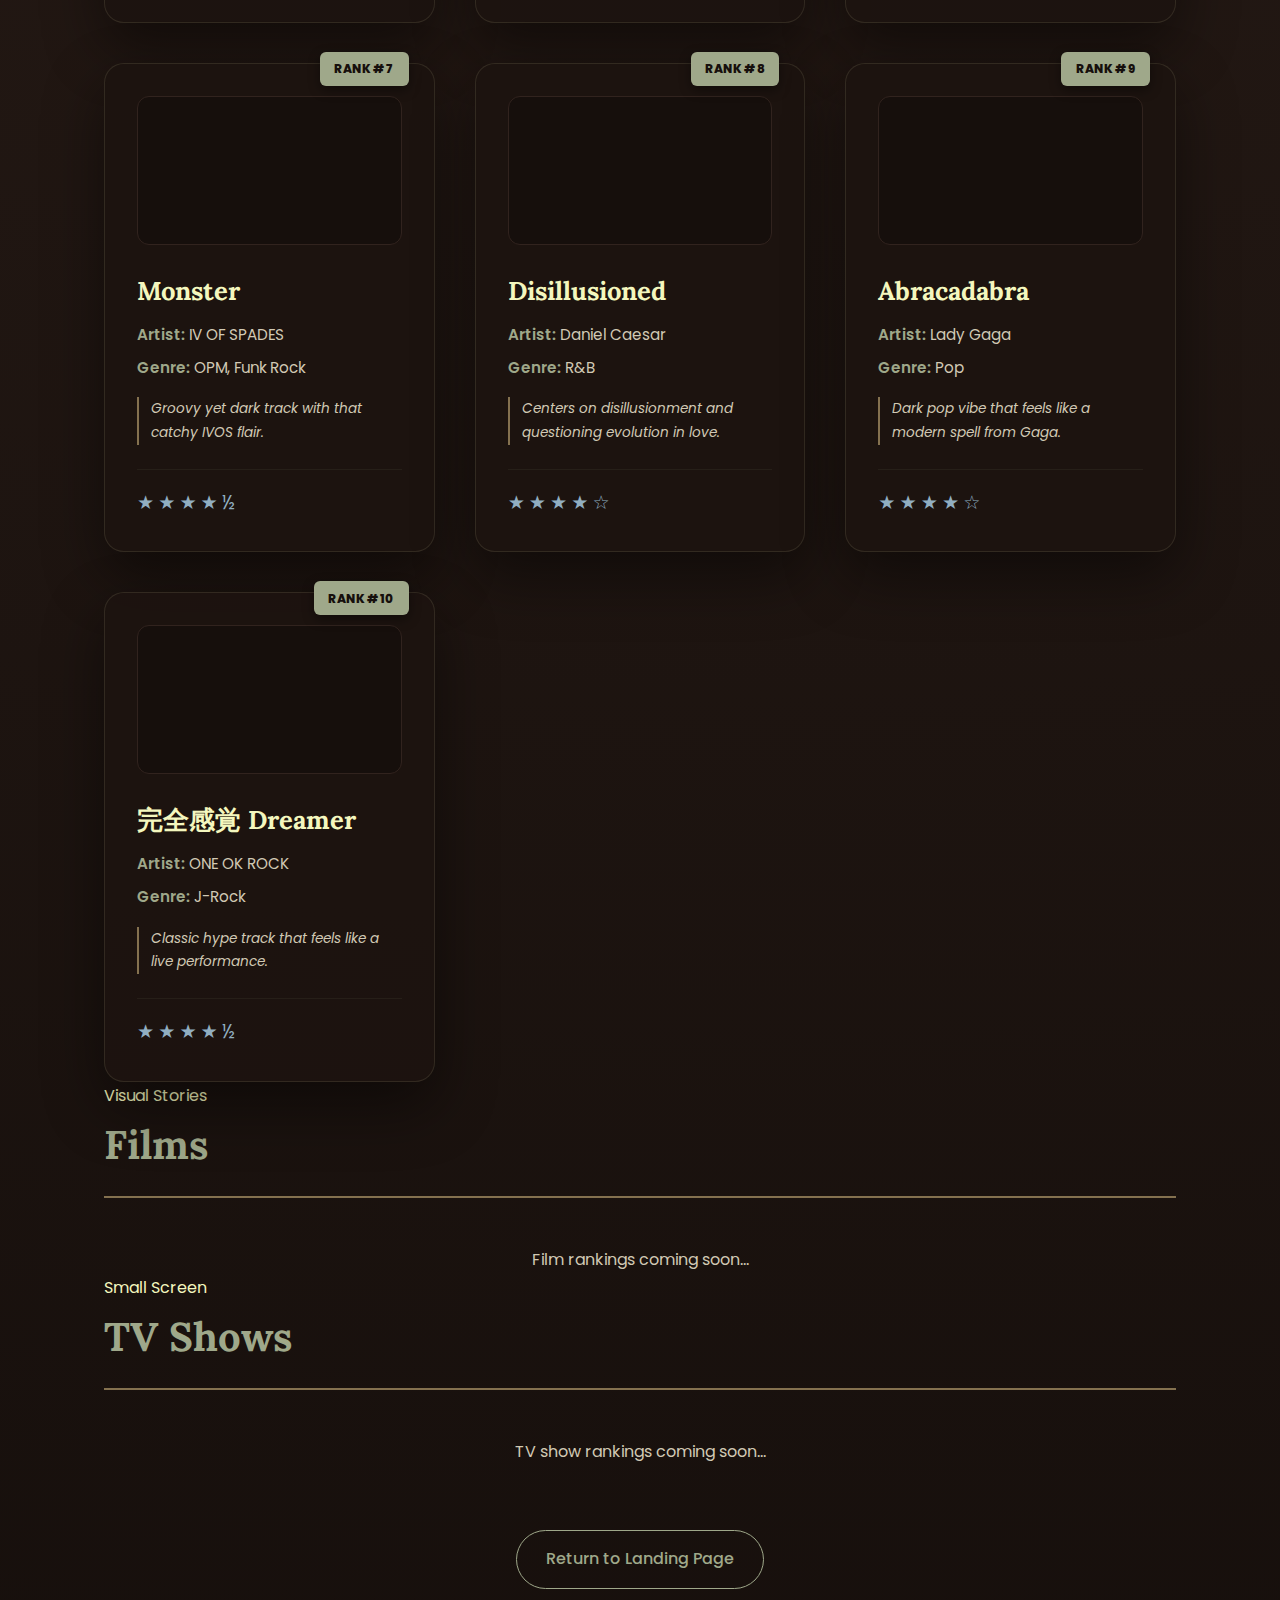
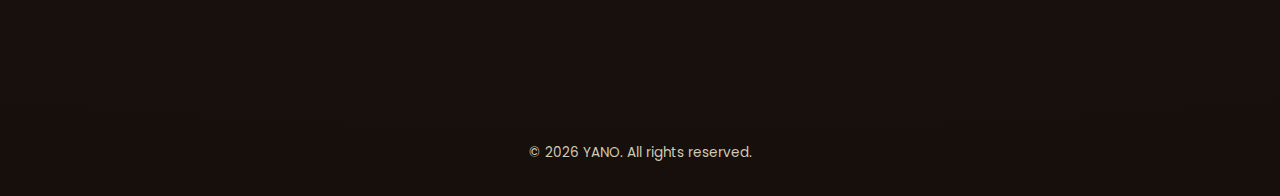
<file: MEDIA/media.html>
<!DOCTYPE html>
<html lang="en">
<head>
    <meta charset="UTF-8">
    <meta name="viewport" content="width=device-width, initial-scale=1.0">
    <title>MEDIA · YANO</title>
    <link rel="stylesheet" href="media.css">
    <link href="https://fonts.googleapis.com/css2?family=Lora:ital,wght@0,400..700;1,400..700&family=Poppins:wght@300;400;600&display=swap" rel="stylesheet">
</head>

<body id="top">

    <header class="site-header">
        <div class="logo">Yano · <span>Archive</span></div>
        <nav class="nav">
            <a href="https://yano-static.github.io/Landing-Page/index.html">Home</a>
            <a href="https://yano-static.github.io/Landing-Page/BLOGS/Biography.html">Biography</a>
            <a href="https://yano-static.github.io/Landing-Page/index.html#blogs">Blogs</a>
            <a href="https://yano-static.github.io/Landing-Page/BLOGS/PHOTO%20GALLERY/dump.html">Gallery</a>
            <a href="https://yano-static.github.io/Landing-Page/MEDIA/media.html">Media</a>
        </nav>
    </header>

    <main class="media-container">
        
        <section class="media-hub">
            <h1>Liked Medias</h1>
            <div class="hub-grid">
                <a href="#beats-section" class="hub-card">
                    <div class="hub-icon">
                        <svg viewBox="0 0 24 24" fill="none" stroke="currentColor" stroke-width="2" stroke-linecap="round" stroke-linejoin="round"><path d="M9 18V5l12-2v13"></path><circle cx="6" cy="18" r="3"></circle><circle cx="18" cy="16" r="3"></circle></svg>
                    </div>
                    <span>Beats</span>
                </a>

                <a href="#films-section" class="hub-card">
                    <div class="hub-icon">
                        <svg viewBox="0 0 24 24" fill="none" stroke="currentColor" stroke-width="2" stroke-linecap="round" stroke-linejoin="round"><rect x="2" y="2" width="20" height="20" rx="2.18" ry="2.18"></rect><line x1="7" y1="2" x2="7" y2="22"></line><line x1="17" y1="2" x2="17" y2="22"></line><line x1="2" y1="12" x2="22" y2="12"></line><line x1="2" y1="7" x2="7" y2="7"></line><line x1="2" y1="17" x2="7" y2="17"></line><line x1="17" y1="17" x2="22" y2="17"></line><line x1="17" y1="7" x2="22" y2="7"></line></svg>
                    </div>
                    <span>Films</span>
                </a>

                <a href="#tv-section" class="hub-card">
                    <div class="hub-icon">
                        <svg viewBox="0 0 24 24" fill="none" stroke="currentColor" stroke-width="2" stroke-linecap="round" stroke-linejoin="round"><rect x="2" y="7" width="20" height="15" rx="2" ry="2"></rect><polyline points="17 2 12 7 7 2"></polyline></svg>
                    </div>
                    <span>TV Shows</span>
                </a>
            </div>
        </section>

        <hr class="section-divider">

        <section id="beats-section" class="category-block">
            <div class="category-header">
                <p class="eyebrow">Yano's Top 10</p>
                <h2>Beats</h2>
            </div>

            <div class="media-grid">
                <article class="media-card">
                    <span class="media-rank">RANK #1</span>
                    <div class="media-visual">
                        <iframe src="https://open.spotify.com/embed/track/410fyfFghBsxNu45LiNJ24?utm_source=generator" width="100%" height="152" frameBorder="0" allow="autoplay; clipboard-write; encrypted-media; fullscreen; picture-in-picture" loading="lazy"></iframe>
                    </div>
                    <h3>Pag-Ibig ay Kanibalismo II</h3>
                    <div class="media-details">
                        <p><strong>Artist:</strong> fitterkarma</p>
                        <p><strong>Genre:</strong> OPM, Indie</p>
                        <span class="synopsis">Intense, poetic OPM that feels raw and obsessive.</span>
                    </div>
                    <div class="media-rating">★★★★★</div>
                </article>

                <article class="media-card">
                    <span class="media-rank">RANK #2</span>
                    <div class="media-visual">
                        <iframe src="https://open.spotify.com/embed/track/6wvTBMe3zZBv4W3OlpPGbS?utm_source=generator" width="100%" height="152" frameBorder="0" allow="autoplay; clipboard-write; encrypted-media; fullscreen; picture-in-picture" loading="lazy"></iframe>
                    </div>
                    <h3>That band (あのバンド)</h3>
                    <div class="media-details">
                        <p><strong>Artist:</strong> Kessoku Band</p>
                        <p><strong>Genre:</strong> J-Rock, Anime</p>
                        <span class="synopsis">Hype energy band set that captures that noisy, awkward, growing up feeling.</span>
                    </div>
                    <div class="media-rating">★★★★★</div>
                </article>

                <article class="media-card">
                    <span class="media-rank">RANK #3</span>
                    <div class="media-visual">
                        <iframe src="https://open.spotify.com/embed/track/5WLaJoYalaASb9JB7Yk5U6?utm_source=generator" width="100%" height="152" frameBorder="0" allow="autoplay; clipboard-write; encrypted-media; fullscreen; picture-in-picture" loading="lazy"></iframe>
                    </div>
                    <h3>ヒカリアレ (Hikariare)</h3>
                    <div class="media-details">
                        <p><strong>Artist:</strong> BURNOUT SYNDROMES</p>
                        <p><strong>Genre:</strong> J-Rock, Anime</p>
                        <span class="synopsis">Adrenaline rush opening portraying perseverance and overcoming despair.</span>
                    </div>
                    <div class="media-rating">★★★★★</div>
                </article>

                <article class="media-card">
                    <span class="media-rank">RANK #4</span>
                    <div class="media-visual">
                        <iframe src="https://open.spotify.com/embed/track/3VrKkcEm7RYXBI9RLv7SL7?utm_source=generator" width="100%" height="152" frameBorder="0" allow="autoplay; clipboard-write; encrypted-media; fullscreen; picture-in-picture" loading="lazy"></iframe>
                    </div>
                    <h3>冬のはなし (Fuyu no Hanashi)</h3>
                    <div class="media-details">
                        <p><strong>Artist:</strong> Given</p>
                        <p><strong>Genre:</strong> J-Rock, Anime, Ballad</p>
                        <span class="synopsis">Slowburn heartbreak of an unsaid confession at winter.</span>
                    </div>
                    <div class="media-rating">★★★★★</div>
                </article>

                <article class="media-card">
                    <span class="media-rank">RANK #5</span>
                    <div class="media-visual">
                        <iframe src="https://open.spotify.com/embed/track/6DH13QYXK7lKkYHSU88N48?utm_source=generator" width="100%" height="152" frameBorder="0" allow="autoplay; clipboard-write; encrypted-media; fullscreen; picture-in-picture" loading="lazy"></iframe>
                    </div>
                    <h3>Who Knows</h3>
                    <div class="media-details">
                        <p><strong>Artist:</strong> Daniel Caesar</p>
                        <p><strong>Genre:</strong> R&B, Soul</p>
                        <span class="synopsis">Gentle, melancholic R&B song of uncertainty and acceptance.</span>
                    </div>
                    <div class="media-rating">★★★★★</div>
                </article>

                <article class="media-card">
                    <span class="media-rank">RANK #6</span>
                    <div class="media-visual">
                        <iframe src="https://open.spotify.com/embed/track/10pa4Scz1Q7ctkUYGqniQs?utm_source=generator" width="100%" height="152" frameBorder="0" allow="autoplay; clipboard-write; encrypted-media; fullscreen; picture-in-picture" loading="lazy"></iframe>
                    </div>
                    <h3>Twenty something</h3>
                    <div class="media-details">
                        <p><strong>Artist:</strong> Luke Chiang</p>
                        <p><strong>Genre:</strong> Indie Pop, R&B</p>
                        <span class="synopsis">Reflective track about looking back at your childhood in your twenties.</span>
                    </div>
                    <div class="media-rating">★★★★½</div>
                </article>

                <article class="media-card">
                    <span class="media-rank">RANK #7</span>
                    <div class="media-visual">
                        <iframe src="https://open.spotify.com/embed/track/2WXfwMREEeDXnuhLF7TLtp?utm_source=generator" width="100%" height="152" frameBorder="0" allow="autoplay; clipboard-write; encrypted-media; fullscreen; picture-in-picture" loading="lazy"></iframe>
                    </div>
                    <h3>Monster</h3>
                    <div class="media-details">
                        <p><strong>Artist:</strong> IV OF SPADES</p>
                        <p><strong>Genre:</strong> OPM, Funk Rock</p>
                        <span class="synopsis">Groovy yet dark track with that catchy IVOS flair.</span>
                    </div>
                    <div class="media-rating">★★★★½</div>
                </article>

                <article class="media-card">
                    <span class="media-rank">RANK #8</span>
                    <div class="media-visual">
                        <iframe src="https://open.spotify.com/embed/track/4YsnwsPURRSvprBHBY1BCd?utm_source=generator" width="100%" height="152" frameBorder="0" allow="autoplay; clipboard-write; encrypted-media; fullscreen; picture-in-picture" loading="lazy"></iframe>
                    </div>
                    <h3>Disillusioned</h3>
                    <div class="media-details">
                        <p><strong>Artist:</strong> Daniel Caesar</p>
                        <p><strong>Genre:</strong> R&B</p>
                        <span class="synopsis">Centers on disillusionment and questioning evolution in love.</span>
                    </div>
                    <div class="media-rating">★★★★☆</div>
                </article>

                <article class="media-card">
                    <span class="media-rank">RANK #9</span>
                    <div class="media-visual">
                        <iframe src="https://open.spotify.com/embed/episode/4isiaPzqpw8IeUSn6CoojZ?utm_source=generator" width="100%" height="152" frameBorder="0" allow="autoplay; clipboard-write; encrypted-media; fullscreen; picture-in-picture" loading="lazy"></iframe>
                    </div>
                    <h3>Abracadabra</h3>
                    <div class="media-details">
                        <p><strong>Artist:</strong> Lady Gaga</p>
                        <p><strong>Genre:</strong> Pop</p>
                        <span class="synopsis">Dark pop vibe that feels like a modern spell from Gaga.</span>
                    </div>
                    <div class="media-rating">★★★★☆</div>
                </article>

                <article class="media-card">
                    <span class="media-rank">RANK #10</span>
                    <div class="media-visual">
                        <iframe src="https://open.spotify.com/embed/track/30hzxa3MaRd2XXB6kXGlPh?utm_source=generator" width="100%" height="152" frameBorder="0" allow="autoplay; clipboard-write; encrypted-media; fullscreen; picture-in-picture" loading="lazy"></iframe>
                    </div>
                    <h3>完全感覚 Dreamer</h3>
                    <div class="media-details">
                        <p><strong>Artist:</strong> ONE OK ROCK</p>
                        <p><strong>Genre:</strong> J-Rock</p>
                        <span class="synopsis">Classic hype track that feels like a live performance.</span>
                    </div>
                    <div class="media-rating">★★★★½</div>
                </article>
            </div>
        </section>

        <section id="films-section" class="category-block">
            <div class="category-header">
                <p class="eyebrow">Visual Stories</p>
                <h2>Films</h2>
            </div>
            <p style="text-align: center; color: #d1c9b4;">Film rankings coming soon...</p>
        </section>

        <section id="tv-section" class="category-block">
            <div class="category-header">
                <p class="eyebrow">Small Screen</p>
                <h2>TV Shows</h2>
            </div>
            <p style="text-align: center; color: #d1c9b4;">TV show rankings coming soon...</p>
        </section>

        <div style="text-align: center; margin: 4rem 0;">
            <a href="https://yano-static.github.io/Landing-Page/index.html" class="btn-secondary">Return to Landing Page</a>
        </div>

    </main>

    <a href="#top" class="float-btn">
        <span class="arrow">↑</span>
        <span>Back to Top</span>
    </a>

    <footer class="site-footer">
        <p>© 2026 YANO. All rights reserved.</p>
    </footer>

</body>
</html>
</file>
<file: style.css>
* {
  margin: 0;
  padding: 0;
  box-sizing: border-box;
}

.site-header {
  width: 100%;
  display: flex;
  justify-content: space-between;
  align-items: center;
  padding: 1.5rem 5%;
  position: fixed;
  top: 0;
  left: 0;
  z-index: 1000;
  background: rgba(18, 11, 8, 0.9);
  backdrop-filter: blur(12px);
  border-bottom: 1px solid rgba(244, 247, 190, 0.08);
}

.nav-group {
  display: flex;
  align-items: baseline;
  gap: 3rem;
}

.bio-title-nav {
  font-family: 'Playfair Display', 'EB Garamond', Georgia, serif;
  font-size: 1.2rem;
  color: var(--accent);
  text-transform: uppercase;
  letter-spacing: 0.1em;
  margin: 0;
}

/* ================================================================
   1. DESIGN SYSTEM & VARIABLES
================================================================ */
:root {
  --col-light: #f4f7be;
  --col-olive: #84714f;
  --col-brown: #5a3a31;
  --col-dark: #31231e;
  --col-deep: #160f0c;
  --accent: #9FA88A;
  --accent-blue: #91aec1;

  --bg-main: var(--col-deep);
  --bg-card: #231916;
  --bg-dark-card: rgba(28, 19, 16, 0.95);

  --text-main: var(--col-light);
  --text-muted: #d1c9b4;

  --radius-lg: 32px;
  --radius-md: 20px;
  --radius-pill: 999px;
  --shadow-soft: 0 24px 60px rgba(0, 0, 0, 0.45);
}

/* ================================================================
   2. BASE & RESET
================================================================ */
*, *::before, *::after {
  box-sizing: border-box;
  margin: 0;
  padding: 0;
}

html {
  scroll-behavior: smooth;
}

/* Archive palette applied via variables */
body {
  margin: 0;
  padding: 0;
  width: auto;
  background-color: var(--col-dark);
  min-height: 100vh;
  font-family: 'MC Sans', system-ui, -apple-system, sans-serif;
  background: radial-gradient(circle at top, #3f2c24, var(--bg-main));
  color: var(--text-main);
  line-height: 1.75;
}

img {
  max-width: 100%;
  height: auto;
  display: block;
}

/* ================================================================
   3. HEADER & NAVIGATION
================================================================ */
.logo {
  font-family: 'Playfair Display', 'EB Garamond', Georgia, serif;
  font-size: 1.8rem;
  font-weight: 700;
  color: var(--col-light);
  text-decoration: none;
  letter-spacing: -0.5px;
}

.logo span {
  color: var(--accent);
}

.nav {
  display: flex;
  gap: 2rem;
  align-items: baseline;
}

.nav a {
  text-decoration: none;
  color: var(--text-muted);
  font-size: 0.9rem;
  font-weight: 500;
  text-transform: uppercase;
  letter-spacing: 0.1em;
  position: relative;
  transition: all 0.3s ease;
}

/* Elegant Underline Animation */
.nav a::after {
  content: '';
  position: absolute;
  width: 0;
  height: 1px;
  bottom: -4px;
  left: 0;
  background-color: var(--accent);
  transition: width 0.3s cubic-bezier(0.4, 0, 0.2, 1);
}

.nav a:hover {
  color: var(--col-light);
}

.nav a:hover::after {
  width: 100%;
}

/* ================================================================
   4. MAIN LAYOUT & HERO
================================================================ */
main {
  display: flex;
  align-items: center;
  justify-content: center;
  gap: 4rem;
  max-width: 1400px;
  min-height: 100vh;
  margin: 0 auto;
  padding: 2rem;
}

.hero-card {
  flex: 0 0 450px;
  padding: 4rem;
  background: rgba(35, 25, 22, 0.85);
  backdrop-filter: blur(10px);
  -webkit-backdrop-filter: blur(10px);
  border-radius: var(--radius-lg);
  border: 1px solid rgba(244, 247, 190, 0.1);
  box-shadow: var(--shadow-soft);
  max-width: 600px;
  text-align: center;
}

.hero-video-external {
  flex: 0 0 600px;
  aspect-ratio: 16 / 9;
  border-radius: var(--radius-lg);
  overflow: hidden;
  box-shadow: var(--shadow-soft);
  background: #000;
}

.hero-video-external iframe {
  width: 100%;
  height: 100%;
  border: 0;
}

.hero-split {
  display: flex;
  flex-direction: row;
  align-items: center;
  gap: 5rem;
  max-width: 1200px;
  width: 100%;
}

.hero-split .hero-text-container {
  flex: 1.2;
  padding: 2rem;
}

.hero-video-lane {
  flex: 1;
  aspect-ratio: 16 / 9;
  border-radius: var(--radius-lg);
  overflow: hidden;
  box-shadow: var(--shadow-soft);
  border: 4px solid var(--bg-card);
  background: #000;
}

.hero-video-lane video {
  width: 100%;
  height: 100%;
  object-fit: cover;
}

.hero {
  width: 100%;
  display: flex;
  flex-direction: row;
  gap: 4rem;
  padding: 5rem;
  background: var(--bg-card);
  border-radius: var(--radius-lg);
  box-shadow: var(--shadow-soft);
  align-items: center;
}

.hero-text-container {
  flex: 1.2;
}

.hero-video-container {
  flex: 1;
  aspect-ratio: 16 / 9;
  border-radius: var(--radius-md);
  overflow: hidden;
  box-shadow: var(--shadow-soft);
  background: #000;
}

.hero-video-container video {
  width: 100%;
  height: 100%;
  object-fit: cover;
}

.hero-actions {
  display: flex;
  flex-wrap: wrap;
  gap: 0.75rem;
}

.eyebrow {
  text-transform: uppercase;
  letter-spacing: 0.12em;
  font-size: 0.75rem;
  color: var(--accent);
  margin-bottom: 0.75rem;
}

.subtitle {
  margin: 1rem 0 1.75rem;
  color: var(--text-muted);
  font-size: 0.95rem;
}

/* Splash Page Specific */
[id] {
  scroll-margin-top: 160px;
}

.splash-layout main {
  margin-top: 0;
  min-height: 100vh;
  padding-top: 80px;
}

.splash-layout .hero {
  max-width: 900px;
  min-height: auto;
  margin-bottom: 0;
}

/* ================================================================
   4B. FULLSCREEN BACKGROUND VIDEO
================================================================ */
.video-background {
  position: fixed;
  top: 0;
  left: 0;
  width: 100vw;
  height: 100vh;
  z-index: -1;
  overflow: hidden;
}

.video-background iframe {
  width: 100vw;
  height: 100vh;
  object-fit: cover;
  pointer-events: none;
  border: 0;
}

.video-background::after {
  content: "";
  position: absolute;
  top: 0;
  left: 0;
  width: 100%;
  height: 100%;
  background: rgba(0, 0, 0, 0.6);
}

/* ================================================================
   5. BUTTONS & COMPONENTS
================================================================ */
.btn-primary,
.btn-secondary {
  display: inline-block;
  padding: 0.9rem 1.8rem;
  border-radius: var(--radius-pill);
  text-decoration: none;
  transition: all 0.2s ease;
  font-weight: 600;
}

.btn-primary {
  background: var(--accent);
  color: var(--col-deep);
}

.btn-primary:hover {
  transform: translateY(-2px);
  background: var(--accent-blue);
}

.btn-secondary {
  border: 1px solid var(--accent);
  background: transparent;
  color: var(--accent);
  font-weight: 500;
}

.btn-secondary:hover {
  background: rgba(159, 168, 138, 0.15);
  color: var(--col-light);
}

/* Photo Cards */
.hero-photo .photo-card,
.about-photo-card,
.contact-photo-card {
  max-width: 260px;
  width: 100%;
  aspect-ratio: 4 / 5;
  overflow: hidden;
  border-radius: var(--radius-md);
  border: 4px solid var(--col-dark);
  box-shadow: var(--shadow-soft);
}

.hero-photo .photo-card img,
.about-photo-card img,
.contact-photo-card img {
  width: 100%;
  height: 100%;
  object-fit: cover;
}

/* ================================================================
   6. BLOG & POST STYLES
================================================================ */
.blog-grid {
  display: grid;
  grid-template-columns: repeat(auto-fit, minmax(280px, 1fr));
  gap: 1.6rem;
}

.blog-card {
  padding: 1.8rem;
  border-radius: var(--radius-md);
  background: var(--bg-dark-card);
  border: 1px solid rgba(244, 247, 190, 0.12);
  text-decoration: none;
  color: var(--text-main);
  transition: all 0.3s ease;
}

.blog-card:hover {
  transform: translateY(-5px);
  border-color: var(--accent);
}

/* ================================================================
   7. BIOGRAPHY & POST PAGES
================================================================ */
.bio-page,
.post {
  max-width: 1450px;
  margin: 140px auto 4rem;
  padding: 2rem;
  background: var(--bg-card);
  border-radius: var(--radius-lg);
  border: 2px solid rgba(244, 247, 190, 0.15);
  color: var(--text-muted);
}

.bio-title,
.post-title {
  font-family: 'Playfair Display', 'EB Garamond', Georgia, serif;
  text-align: center;
  margin-bottom: 1.5rem;
}

/* Image Placeholder Styling */
.image-container {
  position: relative;
  width: 100%;
  margin: 2rem 0;
  border-radius: var(--radius-md);
  overflow: hidden;
  cursor: pointer;
}

.image-container img {
  width: 100%;
  height: auto;
  object-fit: cover;
  transition: transform 0.5s ease;
}

/* Hover Overlay Text */
.image-hover-title {
  position: absolute;
  top: 0;
  left: 0;
  width: 100%;
  height: 100%;
  background: rgba(22, 15, 12, 0.7);
  color: var(--col-light);
  display: flex;
  align-items: center;
  justify-content: center;
  font-family: 'MC Sans', system-ui, -apple-system, sans-serif;
  font-size: 1.2rem;
  font-weight: 600;
  opacity: 0;
  transition: opacity 0.3s ease;
}

.image-container:hover .image-hover-title {
  opacity: 1;
}

.image-container:hover img {
  transform: scale(1.05);
}

/* Link styling inside bio paragraphs */
.bio a {
  color: var(--accent);
  text-decoration: none;
  border-bottom: 1px solid var(--accent);
  transition: 0.2s;
}

.bio a:hover {
  color: var(--col-light);
  border-bottom-color: var(--col-light);
}

/* Bio text readability */
.bio {
  font-size: 1.15rem;
  line-height: 1.9;
  margin-bottom: 2.5rem;
  text-align: justify;
}

.bio-toc {
  position: sticky;
  top: 95px; /* Aligns under your fixed header */
  z-index: 999;
  display: flex;
  justify-content: center;
  align-items: center;
  gap: 2rem;
  padding: 1.5rem 0;
  background: var(--col-dark); 
  font-family: 'MC Sans', system-ui, -apple-system, sans-serif;
  text-transform: uppercase;
  letter-spacing: 0.25em;
  font-size: 0.8rem;
  border-bottom: 1px solid rgba(159, 168, 138, 0.2);
}

.bio-toc a {
  text-decoration: none;
  color: var(--accent);
  transition: opacity 0.3s ease;
}

.bio-toc a:hover {
  color: var(--col-light);
}

.bio-toc span {
  color: var(--accent);
  opacity: 0.3;
}

.bio-section-heading {
  font-family: 'Playfair Display', 'EB Garamond', Georgia, serif;
  font-size: 2rem;
  color: var(--col-light);
  margin-top: 3rem;
  margin-bottom: 1.5rem;
  border-bottom: 1px solid var(--accent);
  display: inline-block;
}

/* ================================================================
   8. FOOTER & BACK TO TOP
================================================================ */
.site-footer {
  max-width: 1120px;
  margin: 0 auto;
  padding: 4rem 1.5rem 2rem;
  text-align: center;
  color: var(--text-muted);
  font-size: 0.85rem;
}

.back-to-top {
  position: fixed;
  right: 1.5rem;
  bottom: 1.5rem;
  display: inline-flex;
  align-items: center;
  gap: 0.5rem;
  padding: 0.8rem 1.2rem;
  border-radius: var(--radius-pill);
  background-color: rgba(49, 35, 30, 0.95);
  color: var(--col-light);
  border: 1px solid rgba(244, 247, 190, 0.18);
  font-size: 0.9rem;
  text-decoration: none;
  box-shadow: var(--shadow-soft);
  backdrop-filter: blur(6px);
  cursor: pointer;
  z-index: 1000;
  transition:
    background-color 0.2s ease,
    border-color 0.2s ease,
    transform 0.15s ease,
    box-shadow 0.15s ease,
    color 0.2s ease;
}

.back-to-top__icon {
  width: 20px;
  height: 20px;
}

/* Hover / focus */
.back-to-top:hover,
.back-to-top:focus-visible {
  background-color: var(--accent-blue);
  border-color: var(--accent-blue);
  color: var(--col-dark);
  transform: translateY(-2px);
  box-shadow: 0 12px 24px rgba(0, 0, 0, 0.55);
}

.back-to-top:focus-visible {
  outline: 2px solid var(--col-olive);
  outline-offset: 3px;
}

/* ================================================================
   9. RESPONSIVENESS
================================================================ */
@media (max-width: 900px) {
  .hero-split {
    flex-direction: column;
    text-align: center;
    gap: 2rem;
  }

  .bio-page {
    margin: 120px auto 3rem;
    padding: 3rem 1.5rem;
  }

  .bio-title {
    font-size: 2.6rem;
  }
}

@media (max-width: 830px) {
  main {
    flex-direction: column;
    gap: 2rem;
    padding: 2rem 1.5rem;
    margin-top: 160px;
  }

  .hero,
  .about,
  .contact {
    flex-direction: column;
    text-align: center;
    padding: 2rem;
  }

  .hero-card,
  .hero-video-external {
    flex: 1 1 auto;
    width: 100%;
    max-width: 100%;
  }

  .site-header {
    flex-direction: column;
    gap: 1rem;
    padding: 1rem;
  }

  .nav {
    gap: 1rem;
    flex-wrap: wrap;
    justify-content: center;
  }

  .hero-photo .photo-card,
  .about-photo-card,
  .contact-photo-card {
    max-width: 220px;
    margin: 0 auto;
  }
}

/* ================================================================
   10. ARCHIVE GRID
================================================================ */
.archive-grid {
  display: flex;
  gap: 1.5rem;
  justify-content: center;
  margin: 2rem 0;
  flex-wrap: wrap;
}

.archive-item img {
  width: 200px;
  height: 200px;
  object-fit: cover;
  border-radius: 16px;
  box-shadow: 0 10px 30px rgba(0,0,0,0.3);
  
}

h2[id] {
  scroll-margin-top: 200px;
}

/* Blog Page Hero Layout */
.blog-hero {
  text-align: center;
  padding: 8rem 2rem 4rem;
  max-width: 800px;
  margin: 0 auto;
}

.blog-hero h1 {
  font-family: 'Playfair Display', 'EB Garamond', Georgia, serif;
  font-size: 4rem;
  color: var(--col-light);
  margin-bottom: 1rem;
}

.blog-hero p {
  color: var(--text-muted);
  font-size: 1.1rem;
}

/* The Grid of Cards (Matching the Archive reference) */
.blog-grid {
  display: flex;
  justify-content: center;
  gap: 2rem;
  padding: 2rem;
  flex-wrap: wrap;
}

.blog-card {
  width: 100%;
  max-width: 400px;
  padding: 3rem;
  background: var(--bg-card);
  border: 1px solid rgba(159, 168, 138, 0.1);
  border-radius: var(--radius-lg);
  text-decoration: none;
  transition: transform 0.3s ease, border-color 0.3s ease;
  display: flex;
  flex-direction: column;
  justify-content: center;
}

.blog-card:hover {
  transform: translateY(-10px);
  border-color: var(--accent);
}

.blog-card h3 {
  font-family: 'Playfair Display', 'EB Garamond', Georgia, serif;
  font-size: 1.8rem;
  color: var(--col-light);
  margin-bottom: 1rem;
}

.blog-card p {
  color: var(--text-muted);
  font-size: 0.95rem;
}
</file>
<file: DREAM/bucketlist.css>
/* ================================================================
   BUCKET LIST TIMELINE STYLES
================================================================ */
.bucket-item {
    margin-bottom: 3.5rem;
    padding-bottom: 2.5rem;
    border-bottom: 1px dashed rgba(159, 168, 138, 0.2);
    transition: transform 0.3s ease;
  }
  
  .bucket-item:last-child {
    border-bottom: none;
    margin-bottom: 0;
    padding-bottom: 0;
  }
  
  .bucket-item:hover {
    transform: translateX(10px);
  }
  
  .status-badge {
    display: inline-block;
    font-family: 'Poppins', sans-serif;
    font-size: 0.75rem;
    text-transform: uppercase;
    letter-spacing: 0.15em;
    padding: 6px 14px;
    border-radius: var(--radius-pill);
    margin-bottom: 1.2rem;
    font-weight: 600;
  }
  
  /* Status Variations */
  .status-pending {
    border: 1px solid rgba(244, 247, 190, 0.4);
    color: var(--text-muted);
  }
  
  .status-progress {
    border: 1px solid var(--accent);
    color: var(--accent);
    background: rgba(159, 168, 138, 0.05);
  }
  
  .status-dreaming {
    border: 1px solid var(--accent-blue);
    color: var(--accent-blue);
    background: rgba(145, 174, 193, 0.05);
  }
</file>
<file: DREAM/dream-page.css>
/* Shared Styles for Dream Places & Bucket List
   Integrates with Archive Design System (style.css)
*/

/* --- General Page Layout --- */
.post {
    max-width: 1000px;
    margin: 0 auto;
    padding: 2rem 1rem;
}

.post-label {
    font-size: 0.9rem;
    text-transform: uppercase;
    letter-spacing: 2px;
    color: var(--accent);
    margin-bottom: 1rem;
    text-align: center;
}

.post-title {
    font-family: "Lora", serif;
    font-size: 3.5rem;
    text-align: center;
    margin-bottom: 1rem;
}

.post-title span {
    color: var(--accent);
}

.post-excerpt {
    color: var(--text-muted);
    font-style: italic;
    margin-bottom: 3rem;
}

/* --- Map Interactivity (map.html) --- */
.map-container {
    max-width: 1000px;
    margin: 0 auto 5rem;
    border-radius: var(--radius-lg);
    overflow: hidden;
    border: 2px solid var(--col-brown);
    box-shadow: var(--shadow-soft);
}

.interactive-collage {
    width: 100%;
    height: auto;
    display: block;
}

/* Location Details Layout */
.post-section div {
    background: var(--bg-card);
    border-radius: var(--radius-lg);
    margin-bottom: 2rem;
    padding: 2rem;
    border: 1px solid rgba(255, 255, 255, 0.05);
    transition: transform 0.3s ease;
}

.post-section div:hover {
    transform: scale(1.01);
}

.post-section h3 {
    color: var(--accent-blue);
    margin-bottom: 1rem;
    font-family: "Lora", serif;
}

/* --- Bucket List Grid (bucketlist.html) --- */
.bucket-grid {
    display: grid;
    grid-template-columns: repeat(auto-fit, minmax(280px, 1fr));
    gap: 2rem;
    margin-top: 3rem;
}

.bucket-box {
    background: var(--bg-dark-card); /* Slightly darker for contrast */
    padding: 2.5rem;
    border-radius: var(--radius-md);
    border: 1px dashed var(--accent);
    transition: all 0.3s ease;
    text-align: left;
}

.bucket-box h3 {
    color: var(--accent);
    margin-bottom: 1rem;
    font-family: "Lora", serif;
    font-size: 1.5rem;
}

.bucket-box p {
    color: var(--text-main);
    line-height: 1.6;
}

.bucket-box:hover {
    border-style: solid;
    transform: translateY(-10px);
    box-shadow: 0 10px 30px rgba(0, 0, 0, 0.3);
    background: var(--bg-card);
}

/* --- Responsive Behavior --- */
@media (max-width: 768px) {
    .post-title {
        font-size: 2.5rem;
    }
    
    .bucket-grid {
        grid-template-columns: 1fr;
    }
}
</file>
<file: MEDIA/media.css>
/* === 1. UNIFIED DESIGN SYSTEM (Variables) === */
:root {
  --col-light: #f4f7be;
  --col-olive: #84714f;
  --col-brown: #5a3a31;
  --col-dark: #31231e;
  --col-deep: #160f0c;
  --accent: #9FA88A;
  --accent-blue: #91aec1;

  --bg-main: var(--col-deep);
  --bg-card: #3b2922;
  --bg-dark-card: rgba(28, 19, 16, 0.95);
  --text-main: var(--col-light);
  --text-muted: #d1c9b4;

  --radius-lg: 32px;
  --radius-md: 20px;
  --radius-sm: 12px;
  --radius-pill: 999px;
  --shadow-soft: 0 24px 60px rgba(0, 0, 0, 0.45);
}

/* === 2. BASE & RESET === */
*, *::before, *::after {
  box-sizing: border-box;
  margin: 0;
  padding: 0;
}

html {
  scroll-behavior: smooth;
}

body {
  min-height: 100vh;
  font-family: "Poppins", system-ui, -apple-system, sans-serif;
  background: radial-gradient(circle at top, #3f2c24, var(--bg-main));
  color: var(--text-main);
  line-height: 1.75;
}

/* === 3. SHARED HEADER & FOOTER === */
.site-header {
  max-width: 1120px;
  margin: 0 auto;
  padding: 2.5rem 1.5rem 1.2rem;
  display: flex;
  align-items: center;
  justify-content: space-between;
}

.logo {
  font-family: "Lora", serif;
  font-size: 2.1rem;
  font-weight: 700;
  color: var(--text-main);
  text-decoration: none;
}

.logo span { color: var(--accent); }

.nav a {
  margin-left: 1.5rem;
  font-size: 0.9rem;
  text-decoration: none;
  color: var(--text-muted);
  transition: color 0.2s;
}

.nav a:hover { color: var(--accent); }

.site-footer {
  text-align: center;
  padding: 4rem 1.5rem 2rem;
  color: var(--text-muted);
  font-size: 0.85rem;
}

/* === 4. MEDIA LAYOUT === */
.media-container {
  max-width: 1120px;
  margin: 0 auto;
  padding: 1.5rem;
}

.category-header {
  margin-bottom: 3rem;
  border-bottom: 2px solid var(--col-olive);
  padding-bottom: 1rem;
}

.category-header h2 {
  font-family: "Lora", serif;
  font-size: 2.5rem;
  color: var(--accent);
}

.media-grid {
  display: grid;
  grid-template-columns: repeat(auto-fit, minmax(320px, 1fr));
  gap: 2.5rem;
}

/* === 5. THE CARDS === */
.media-card {
  background: var(--bg-dark-card);
  border: 1px solid rgba(244, 247, 190, 0.1);
  border-radius: var(--radius-md);
  padding: 2rem;
  display: flex;
  flex-direction: column;
  position: relative;
  transition: transform 0.3s ease, border-color 0.3s ease;
  box-shadow: var(--shadow-soft);
}

.media-card:hover {
  transform: translateY(-10px);
  border-color: var(--accent-blue);
}

.media-rank {
  position: absolute;
  top: -12px;
  right: 25px;
  background: var(--accent);
  color: var(--col-deep);
  font-weight: 800;
  font-size: 0.75rem;
  padding: 0.4rem 0.9rem;
  border-radius: 6px;
  box-shadow: 0 4px 12px rgba(0,0,0,0.4);
}

.media-visual {
  width: 100%;
  aspect-ratio: 16 / 9;
  background: var(--col-deep);
  border-radius: var(--radius-sm);
  margin-bottom: 1.5rem;
  display: flex;
  align-items: center;
  justify-content: center;
  border: 1px solid var(--col-dark);
  overflow: hidden;
}

/* For your Spotify embeds/Videos later */
.media-visual iframe, .media-visual img {
  width: 100%;
  height: 100%;
  object-fit: cover;
  border: none;
}

.media-card h3 {
  font-family: "Lora", serif;
  font-size: 1.6rem;
  color: var(--text-main);
  margin-bottom: 0.5rem;
}

.media-details {
  font-size: 0.95rem;
  color: var(--text-muted);
  margin-bottom: 1.5rem;
  flex-grow: 1;
}

.media-details p { margin-bottom: 0.4rem; }
.media-details strong { color: var(--accent); font-weight: 600; }

.synopsis {
  display: block;
  margin-top: 1rem;
  font-style: italic;
  font-size: 0.85rem;
  border-left: 2px solid var(--col-olive);
  padding-left: 0.75rem;
}

.media-rating {
  color: var(--accent-blue);
  font-size: 1.2rem;
  letter-spacing: 4px;
  padding-top: 1rem;
  border-top: 1px solid rgba(244, 247, 190, 0.05);
}

/* === 6. FLOATING BACK TO TOP (Pill Shape - Bottom Right) === */
.float-btn {
  position: fixed;
  bottom: 2rem;
  right: 2rem;
  
  /* Pill Shape */
  width: auto;
  padding: 0.6rem 1.2rem;
  border-radius: var(--radius-pill);
  
  background: var(--accent);
  color: var(--col-deep) !important;
  
  /* Layout */
  display: flex;
  align-items: center;
  gap: 8px;
  
  text-decoration: none;
  font-size: 0.75rem;
  font-weight: 700;
  text-transform: uppercase;
  letter-spacing: 0.05em;
  box-shadow: var(--shadow-soft);
  z-index: 1000;
  transition: all 0.3s ease;
}

.float-btn:hover {
  background: var(--accent-blue);
  transform: translateY(-5px);
}

.float-btn .arrow {
  font-size: 1rem;
}

/* === 7. BUTTONS === */
.btn-secondary {
  display: inline-block;
  padding: 0.9rem 1.8rem;
  border-radius: var(--radius-pill);
  border: 1px solid var(--accent);
  background: transparent;
  color: var(--accent);
  font-weight: 500;
  text-decoration: none;
  transition: all 0.2s ease;
}

.btn-secondary:hover {
  background: rgba(159, 168, 138, 0.15);
  color: var(--col-light);
}

/* Responsiveness */
@media (max-width: 768px) {
  .media-grid { grid-template-columns: 1fr; }
  .float-btn { margin-left: auto; right: 1.5rem; }
}

.media-visual {
  width: 100%;
  aspect-ratio: 16 / 9; 
  margin-bottom: 1.5rem;
  border-radius: var(--radius-sm);
  overflow: hidden;
  background: var(--col-deep); 
  border: 1px solid var(--col-dark);
  display: flex;
  align-items: center;
  justify-content: center;
}

.media-visual iframe {
  width: 100%;
  height: 100%;
  border: none;
}
</file>
